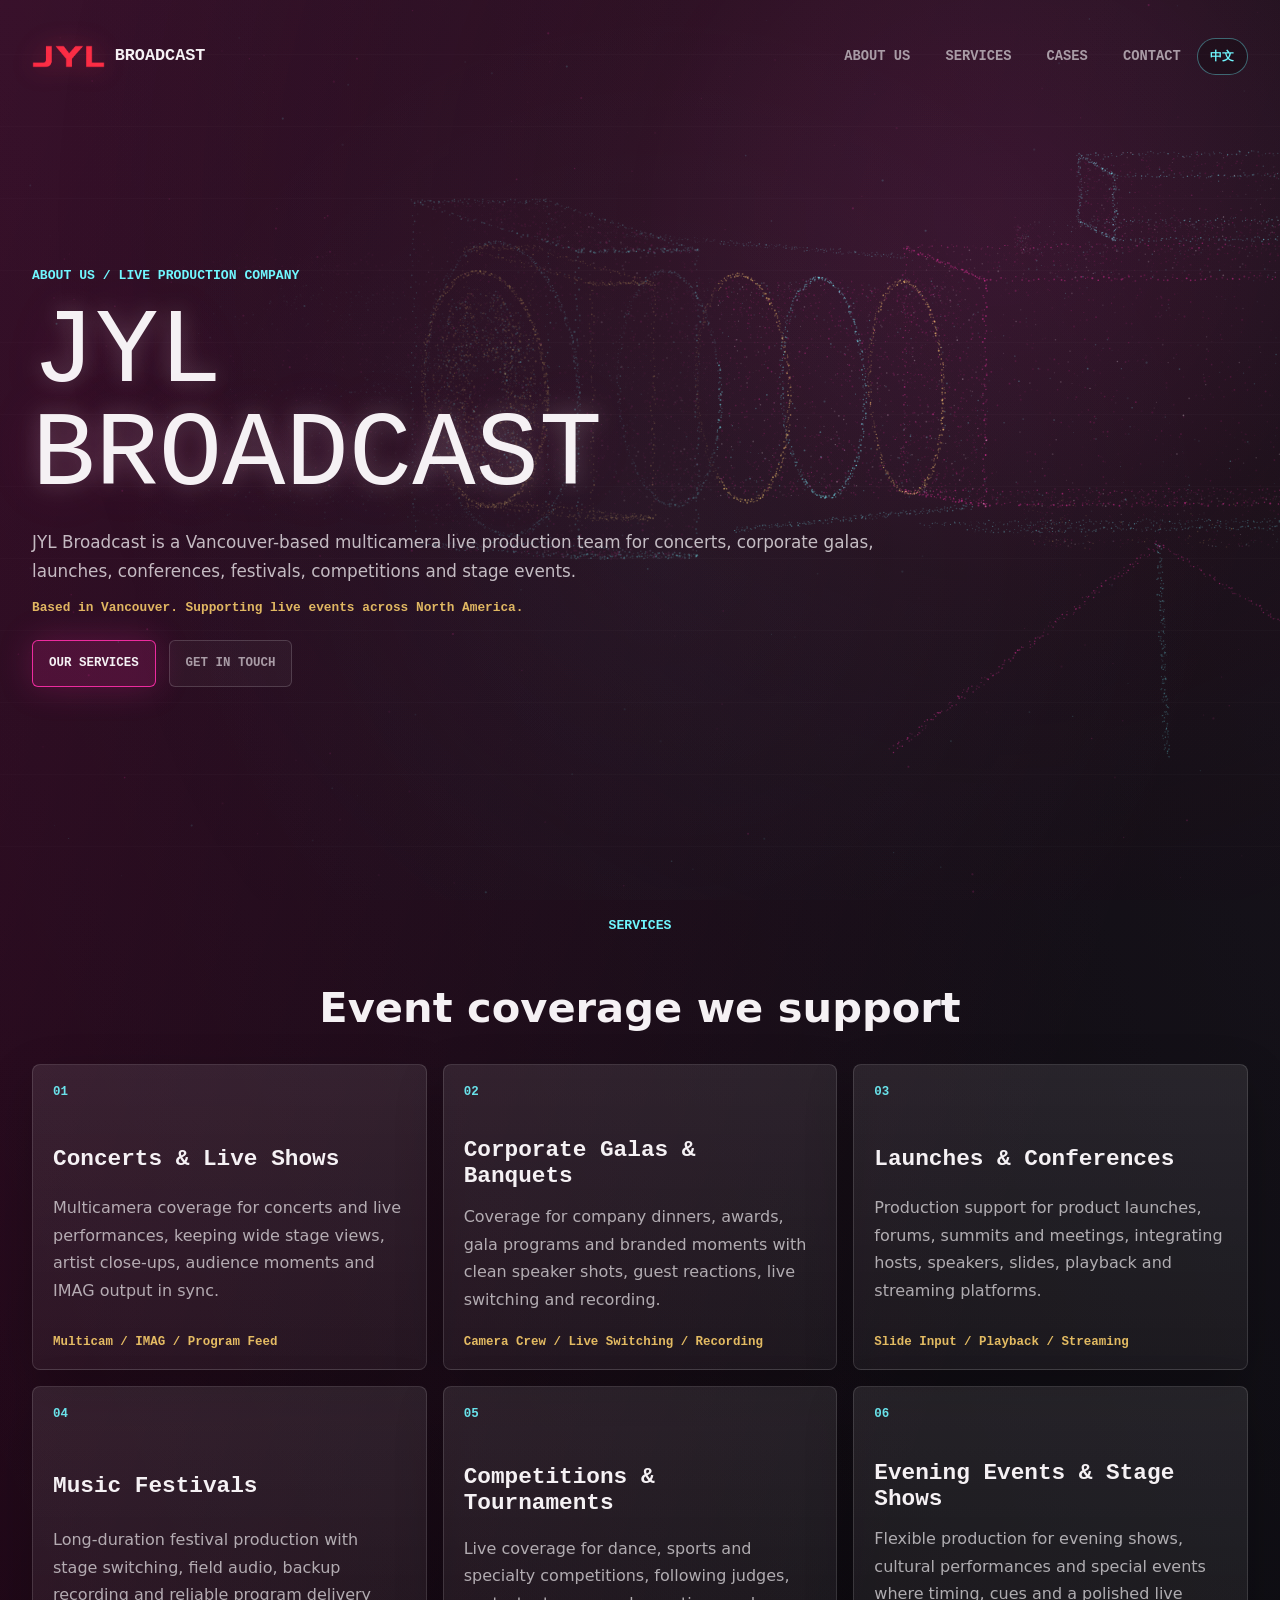
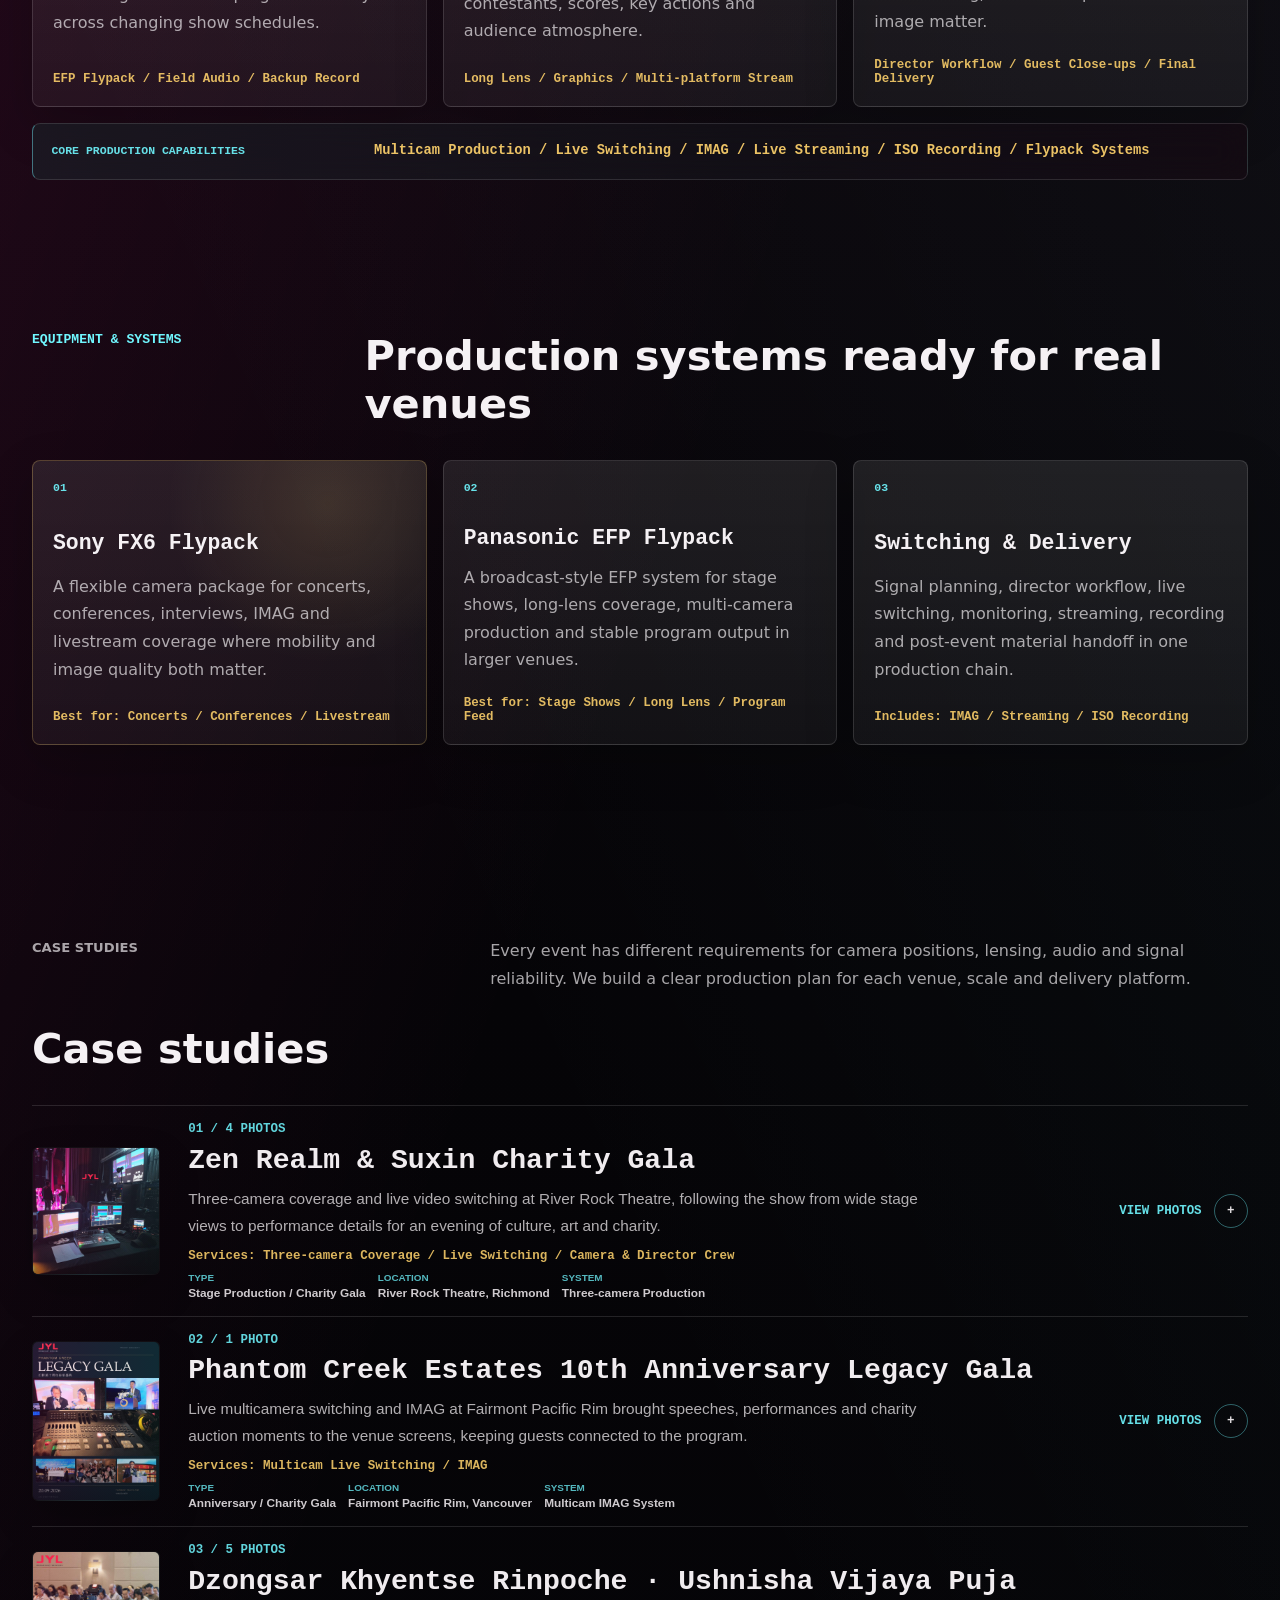
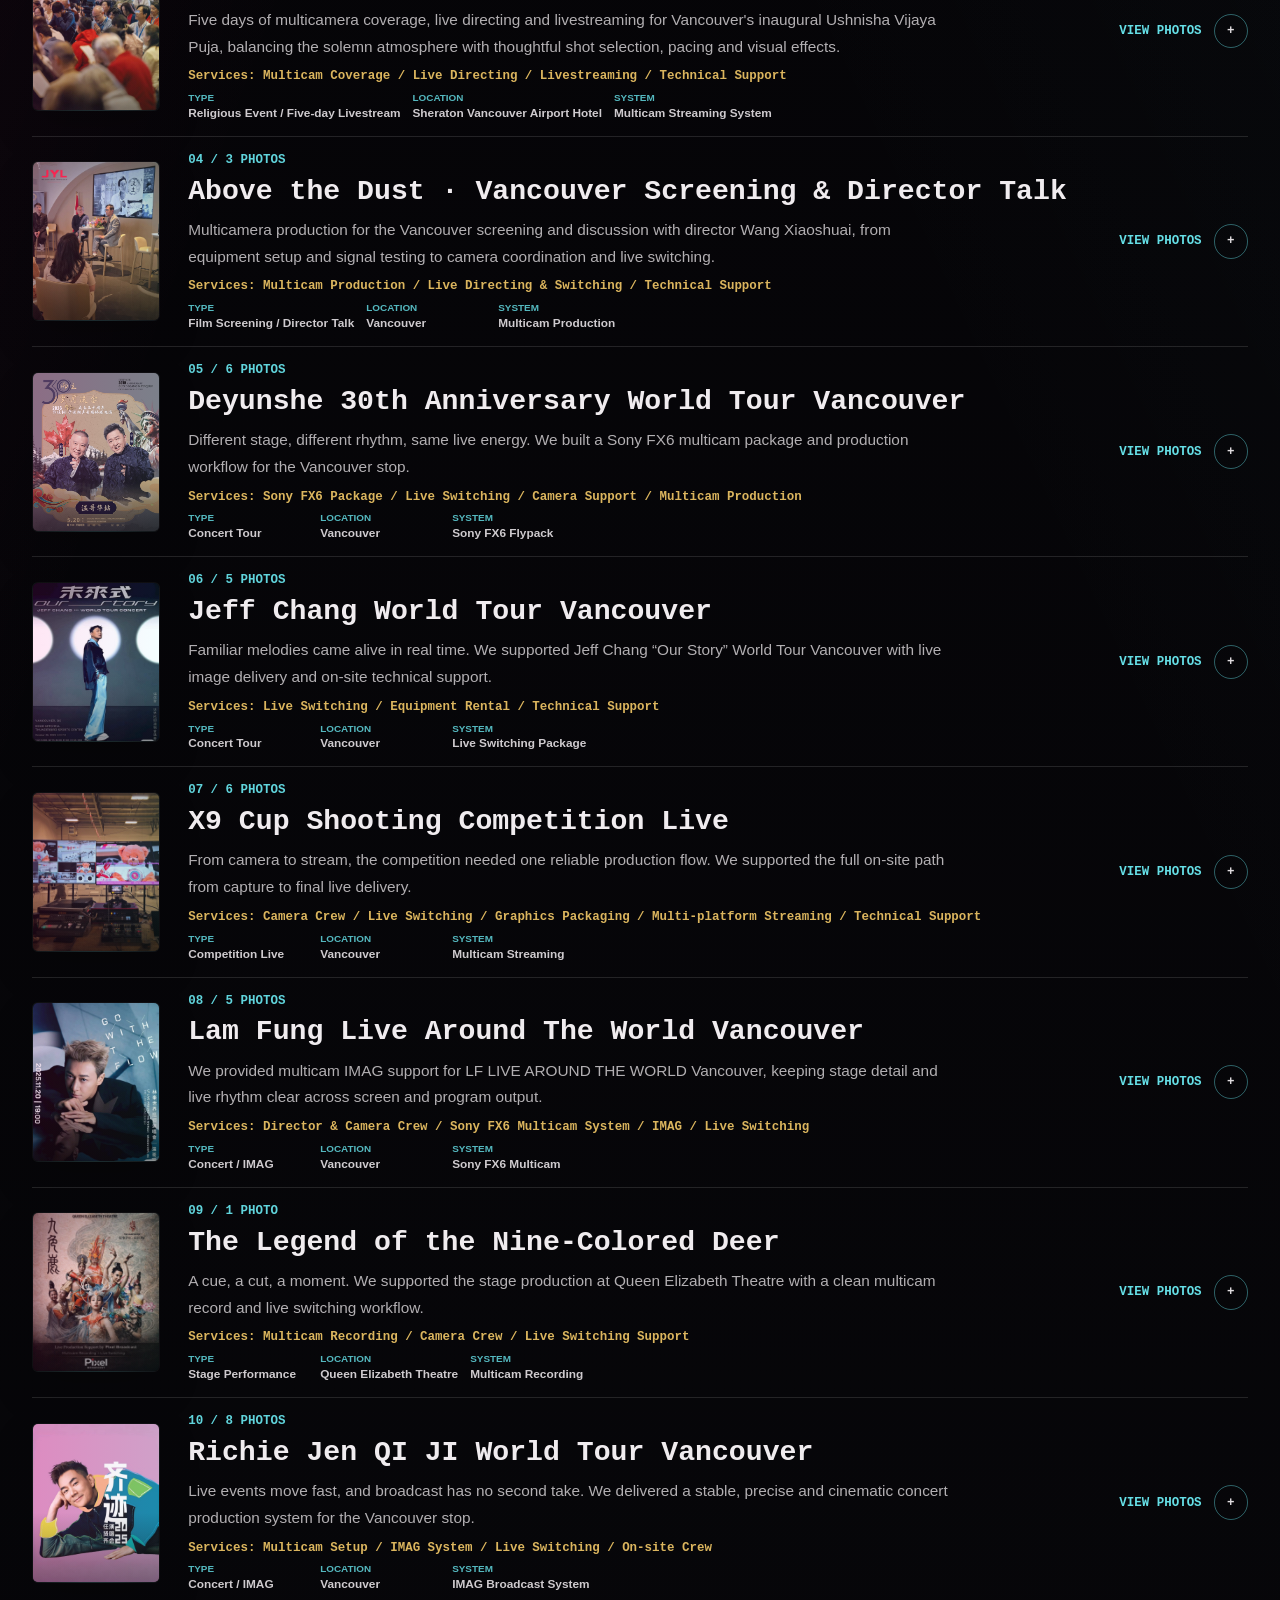
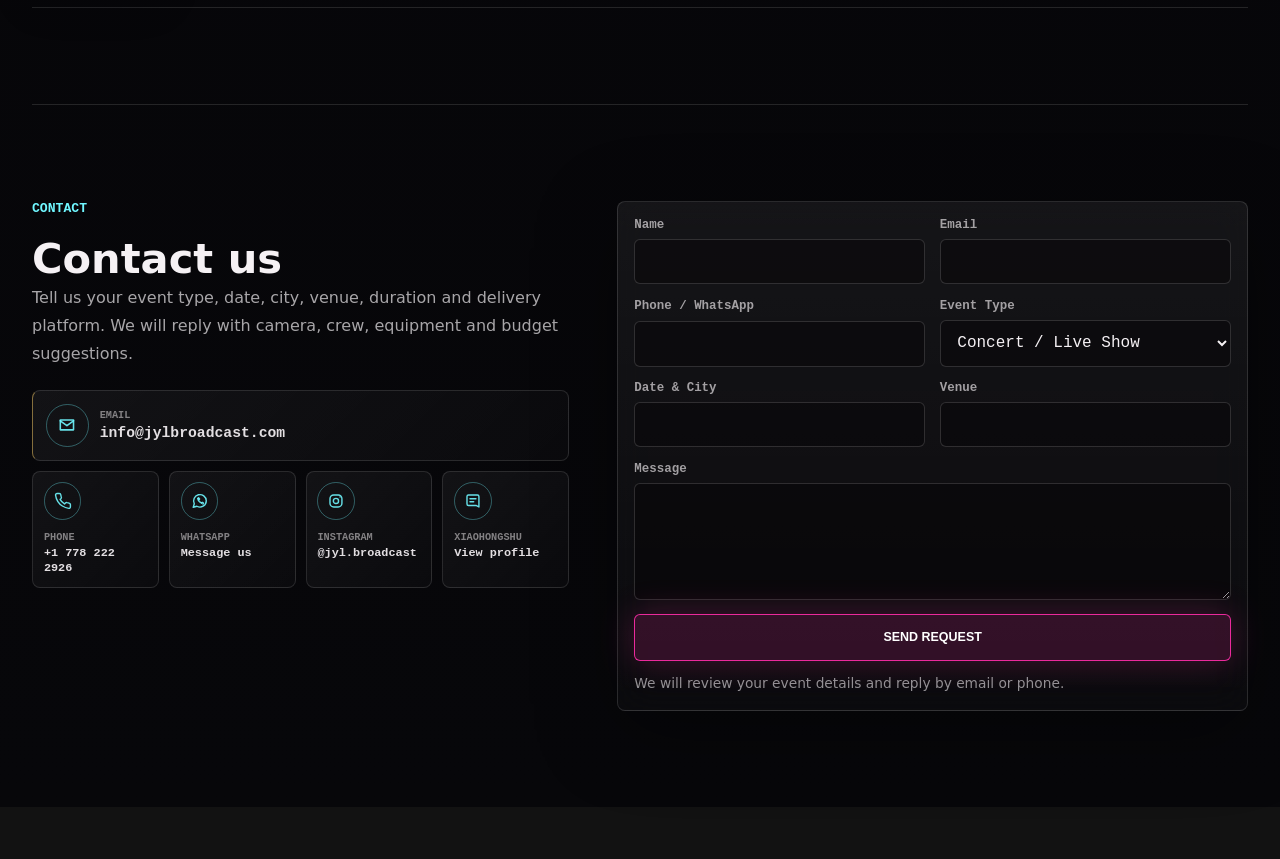
<file: index.html>
<!doctype html>
<html lang="en">
  <head>
    <meta charset="utf-8" />
    <meta name="viewport" content="width=device-width, initial-scale=1" />
    <title>JYL Broadcast | EFP & Live Production</title>
    <meta
      name="description"
      content="JYL Broadcast provides EFP camera crews, broadcast lens packages, multi-camera live production, equipment support, case studies, and live streaming delivery."
    />
    <link rel="icon" type="image/png" href="assets/brand/jyl-logo-mark-transparent.png" />
    <link rel="stylesheet" href="styles.css?v=26" />
  </head>
  <body>
    <canvas id="signal-field" aria-hidden="true"></canvas>
    <div class="page-noise" aria-hidden="true"></div>

    <header class="site-header" aria-label="Primary navigation">
      <a class="brand" href="#top" aria-label="JYL Broadcast home">
        <img class="brand-logo" src="assets/brand/jyl-logo-mark-transparent.png" alt="" aria-hidden="true" />
        <span>BROADCAST</span>
      </a>
      <div class="header-actions">
        <nav class="nav-links">
          <a href="#about" data-i18n="navAbout">ABOUT US</a>
          <a href="#services" data-i18n="navServices">SERVICES</a>
          <a href="#cases" data-i18n="navCases">CASES</a>
          <a href="#contact" data-i18n="navContact">CONTACT</a>
        </nav>
        <button class="language-toggle" type="button" aria-label="Switch language" data-lang-toggle>中文</button>
      </div>
    </header>

    <main id="top">
      <section class="hero hero-about" id="about" aria-labelledby="hero-title">
        <div class="hero-copy">
          <p class="kicker" data-i18n="heroKicker">ABOUT US / LIVE PRODUCTION COMPANY</p>
          <h1 id="hero-title">
            <span>JYL</span>
            <span>BROADCAST</span>
          </h1>
          <p class="hero-text" data-i18n="heroText">
            JYL Broadcast is a Vancouver-based multicamera live production team for concerts, corporate galas,
            launches, conferences, festivals, competitions and stage events.
          </p>
          <p class="hero-location" data-i18n="heroLocation">Based in Vancouver. Supporting live events across North America.</p>
          <div class="hero-actions" aria-label="Primary actions">
            <a class="button button-primary" href="#services" data-i18n="heroPrimary">OUR SERVICES</a>
            <a class="button button-ghost" href="#contact" data-i18n="heroSecondary">GET IN TOUCH</a>
          </div>
        </div>
      </section>

      <section class="band services-showcase" id="services" aria-labelledby="services-title">
        <div class="section-head">
          <p class="kicker" data-i18n="servicesKicker">SERVICES</p>
          <h2 id="services-title" data-i18n="servicesTitle">Event coverage we support</h2>
        </div>
        <div class="service-grid">
          <article class="service-card">
            <span>01</span>
            <h3 data-i18n="serviceConcertTitle">Concerts & Live Shows</h3>
            <p data-i18n="serviceConcertText">Multicamera coverage for concerts and live performances, keeping wide stage views, artist close-ups, audience moments and IMAG output in sync.</p>
            <strong data-i18n="serviceConcertMeta">Multicam / IMAG / Program Feed</strong>
          </article>
          <article class="service-card">
            <span>02</span>
            <h3 data-i18n="serviceConferenceTitle">Corporate Galas & Banquets</h3>
            <p data-i18n="serviceConferenceText">Coverage for company dinners, awards, gala programs and branded moments with clean speaker shots, guest reactions, live switching and recording.</p>
            <strong data-i18n="serviceConferenceMeta">Camera Crew / Live Switching / Recording</strong>
          </article>
          <article class="service-card">
            <span>03</span>
            <h3 data-i18n="serviceFestivalTitle">Launches & Conferences</h3>
            <p data-i18n="serviceFestivalText">Production support for product launches, forums, summits and meetings, integrating hosts, speakers, slides, playback and streaming platforms.</p>
            <strong data-i18n="serviceFestivalMeta">Slide Input / Playback / Streaming</strong>
          </article>
          <article class="service-card">
            <span>04</span>
            <h3 data-i18n="serviceDanceTitle">Music Festivals</h3>
            <p data-i18n="serviceDanceText">Long-duration festival production with stage switching, field audio, backup recording and reliable program delivery across changing show schedules.</p>
            <strong data-i18n="serviceDanceMeta">EFP Flypack / Field Audio / Backup Record</strong>
          </article>
          <article class="service-card">
            <span>05</span>
            <h3 data-i18n="serviceLaunchTitle">Competitions & Tournaments</h3>
            <p data-i18n="serviceLaunchText">Live coverage for dance, sports and specialty competitions, following judges, contestants, scores, key actions and audience atmosphere.</p>
            <strong data-i18n="serviceLaunchMeta">Long Lens / Graphics / Multi-platform Stream</strong>
          </article>
          <article class="service-card">
            <span>06</span>
            <h3 data-i18n="serviceFieldTitle">Evening Events & Stage Shows</h3>
            <p data-i18n="serviceFieldText">Flexible production for evening shows, cultural performances and special events where timing, cues and a polished live image matter.</p>
            <strong data-i18n="serviceFieldMeta">Director Workflow / Guest Close-ups / Final Delivery</strong>
          </article>
        </div>
        <div class="core-capabilities" aria-label="Core production capabilities">
          <span data-i18n="coreCapabilitiesKicker">CORE PRODUCTION CAPABILITIES</span>
          <strong data-i18n="coreCapabilitiesList">Multicam Production / Live Switching / IMAG / Live Streaming / ISO Recording / Flypack Systems</strong>
        </div>
      </section>

      <section class="band systems-band" id="systems" aria-labelledby="systems-title">
        <div class="section-head">
          <p class="kicker" data-i18n="systemsKicker">EQUIPMENT & SYSTEMS</p>
          <h2 id="systems-title" data-i18n="systemsTitle">Production systems ready for real venues</h2>
        </div>
        <div class="systems-grid">
          <article class="system-card">
            <span>01</span>
            <h3 data-i18n="systemFx6Title">Sony FX6 Flypack</h3>
            <p data-i18n="systemFx6Text">A flexible camera package for concerts, conferences, interviews, IMAG and livestream coverage where mobility and image quality both matter.</p>
            <strong data-i18n="systemFx6Meta">Best for: Concerts / Conferences / Livestream</strong>
          </article>
          <article class="system-card">
            <span>02</span>
            <h3 data-i18n="systemEfpTitle">Panasonic EFP Flypack</h3>
            <p data-i18n="systemEfpText">A broadcast-style EFP system for stage shows, long-lens coverage, multi-camera production and stable program output in larger venues.</p>
            <strong data-i18n="systemEfpMeta">Best for: Stage Shows / Long Lens / Program Feed</strong>
          </article>
          <article class="system-card">
            <span>03</span>
            <h3 data-i18n="systemWorkflowTitle">Switching & Delivery</h3>
            <p data-i18n="systemWorkflowText">Signal planning, director workflow, live switching, monitoring, streaming, recording and post-event material handoff in one production chain.</p>
            <strong data-i18n="systemWorkflowMeta">Includes: IMAG / Streaming / ISO Recording</strong>
          </article>
        </div>
      </section>

      <section class="band cases-band" id="cases" aria-labelledby="cases-title">
        <div class="studio-copy">
          <p class="kicker" data-i18n="casesKicker">CASE STUDIES</p>
          <h2 id="cases-title" data-i18n="casesTitle">Case studies</h2>
          <p data-i18n="casesText">
            Every event has different requirements for camera positions, lensing, audio and signal reliability. We build
            a clear production plan for each venue, scale and delivery platform.
          </p>
        </div>
        <div class="post-gallery-list" aria-label="Case study photo posts">
          <article class="post-gallery" data-case-card>
            <button class="case-teaser" type="button" aria-expanded="false" aria-controls="case-gallery-10" data-case-toggle>
              <figure class="case-cover" style="aspect-ratio: 1 / 1">
                <img src="assets/cases/case-10-01.jpg" width="1440" height="1440" loading="lazy" alt="Live switching desk at the Zen Realm and Suxin Charity Gala" />
              </figure>
              <span class="case-copy">
                <span class="case-index" data-case-number="01" data-photo-count="4">01 / 4 PHOTOS</span>
                <span class="case-title" data-i18n="caseZenTitle">Zen Realm &amp; Suxin Charity Gala</span>
                <span class="case-text" data-i18n="caseZenText">Three-camera coverage and live video switching at River Rock Theatre, following the show from wide stage views to performance details for an evening of culture, art and charity.</span>
                <span class="case-meta" data-i18n="caseZenMeta">Services: Three-camera Coverage / Live Switching / Camera &amp; Director Crew</span>
                <span class="case-specs">
                  <span><em data-i18n="caseTypeLabel">Type</em><strong data-i18n="caseZenType">Stage Production / Charity Gala</strong></span>
                  <span><em data-i18n="caseLocationLabel">Location</em><strong data-i18n="caseZenLocation">River Rock Theatre, Richmond</strong></span>
                  <span><em data-i18n="caseSystemLabel">System</em><strong data-i18n="caseZenSystem">Three-camera Production</strong></span>
                </span>
              </span>
              <span class="case-action"><span data-case-toggle-label data-i18n="caseViewPhotos">View photos</span><span class="case-plus" aria-hidden="true">+</span></span>
            </button>
            <div class="case-expanded" id="case-gallery-10" hidden>
              <div class="post-photo-grid">
                <figure><img src="assets/cases/case-10-01.jpg" width="1440" height="1440" loading="lazy" alt="Zen Realm and Suxin Charity Gala live switching desk" /></figure>
                <figure><img src="assets/cases/case-10-02.jpg" width="1440" height="1440" loading="lazy" alt="Zen Realm and Suxin Charity Gala stage production photo 2" /></figure>
                <figure><img src="assets/cases/case-10-03.jpg" width="1440" height="1440" loading="lazy" alt="Zen Realm and Suxin Charity Gala stage production photo 3" /></figure>
                <figure><img src="assets/cases/case-10-04.jpg" width="1440" height="1440" loading="lazy" alt="Camera setup at the Zen Realm and Suxin Charity Gala" /></figure>
              </div>
              <a class="case-link" href="https://www.instagram.com/p/DeccUKnj0gG/" target="_blank" rel="noreferrer" data-i18n="caseOpen">View on Instagram</a>
            </div>
          </article>
          <article class="post-gallery" data-case-card>
            <button class="case-teaser" type="button" aria-expanded="false" aria-controls="case-gallery-09" data-case-toggle>
              <figure class="case-cover">
                <img src="assets/cases/case-09-01.jpg" width="1440" height="1800" loading="lazy" alt="Phantom Creek Estates 10th Anniversary Legacy Gala production" />
              </figure>
              <span class="case-copy">
                <span class="case-index" data-case-number="02" data-photo-count="1">02 / 1 PHOTO</span>
                <span class="case-title" data-i18n="casePhantomTitle">Phantom Creek Estates 10th Anniversary Legacy Gala</span>
                <span class="case-text" data-i18n="casePhantomText">Live multicamera switching and IMAG at Fairmont Pacific Rim brought speeches, performances and charity auction moments to the venue screens, keeping guests connected to the program.</span>
                <span class="case-meta" data-i18n="casePhantomMeta">Services: Multicam Live Switching / IMAG</span>
                <span class="case-specs">
                  <span><em data-i18n="caseTypeLabel">Type</em><strong data-i18n="casePhantomType">Anniversary / Charity Gala</strong></span>
                  <span><em data-i18n="caseLocationLabel">Location</em><strong data-i18n="casePhantomLocation">Fairmont Pacific Rim, Vancouver</strong></span>
                  <span><em data-i18n="caseSystemLabel">System</em><strong data-i18n="casePhantomSystem">Multicam IMAG System</strong></span>
                </span>
              </span>
              <span class="case-action"><span data-case-toggle-label data-i18n="caseViewPhotos">View photos</span><span class="case-plus" aria-hidden="true">+</span></span>
            </button>
            <div class="case-expanded" id="case-gallery-09" hidden>
              <div class="post-photo-grid">
                <figure><img src="assets/cases/case-09-01.jpg" width="1440" height="1800" loading="lazy" alt="Phantom Creek Estates 10th Anniversary Legacy Gala at Fairmont Pacific Rim" /></figure>
              </div>
              <a class="case-link" href="https://www.instagram.com/p/DeAyN-gBqTn/" target="_blank" rel="noreferrer" data-i18n="caseOpen">View on Instagram</a>
            </div>
          </article>
          <article class="post-gallery" data-case-card>
            <button class="case-teaser" type="button" aria-expanded="false" aria-controls="case-gallery-08" data-case-toggle>
              <figure class="case-cover">
                <img src="assets/cases/case-08-01.jpg" width="1440" height="1800" loading="lazy" alt="Dzongsar Khyentse Rinpoche Ushnisha Vijaya Puja in Vancouver" />
              </figure>
              <span class="case-copy">
                <span class="case-index" data-case-number="03" data-photo-count="5">03 / 5 PHOTOS</span>
                <span class="case-title" data-i18n="casePujaTitle">Dzongsar Khyentse Rinpoche · Ushnisha Vijaya Puja</span>
                <span class="case-text" data-i18n="casePujaText">Five days of multicamera coverage, live directing and livestreaming for Vancouver's inaugural Ushnisha Vijaya Puja, balancing the solemn atmosphere with thoughtful shot selection, pacing and visual effects.</span>
                <span class="case-meta" data-i18n="casePujaMeta">Services: Multicam Coverage / Live Directing / Livestreaming / Technical Support</span>
                <span class="case-specs">
                  <span><em data-i18n="caseTypeLabel">Type</em><strong data-i18n="casePujaType">Religious Event / Five-day Livestream</strong></span>
                  <span><em data-i18n="caseLocationLabel">Location</em><strong data-i18n="casePujaLocation">Sheraton Vancouver Airport Hotel</strong></span>
                  <span><em data-i18n="caseSystemLabel">System</em><strong data-i18n="casePujaSystem">Multicam Streaming System</strong></span>
                </span>
              </span>
              <span class="case-action"><span data-case-toggle-label data-i18n="caseViewPhotos">View photos</span><span class="case-plus" aria-hidden="true">+</span></span>
            </button>
            <div class="case-expanded" id="case-gallery-08" hidden>
              <div class="post-photo-grid">
                <figure><img src="assets/cases/case-08-01.jpg" width="1440" height="1800" loading="lazy" alt="Ushnisha Vijaya Puja live production photo 1" /></figure>
                <figure><img src="assets/cases/case-08-02.jpg" width="1440" height="1801" loading="lazy" alt="Ushnisha Vijaya Puja camera setup" /></figure>
                <figure><img src="assets/cases/case-08-03.jpg" width="1440" height="1801" loading="lazy" alt="Ushnisha Vijaya Puja live production photo 3" /></figure>
                <figure><img src="assets/cases/case-08-04.jpg" width="1440" height="1800" loading="lazy" alt="Ushnisha Vijaya Puja live production photo 4" /></figure>
                <figure><img src="assets/cases/case-08-05.jpg" width="1440" height="1801" loading="lazy" alt="Ushnisha Vijaya Puja live production photo 5" /></figure>
              </div>
              <p class="case-text" data-i18n="casePujaPhotoCredit">Photography: 那个摄影师Shawn</p>
              <a class="case-link" href="https://www.instagram.com/p/DdsyQ8zmxIQ/" target="_blank" rel="noreferrer" data-i18n="caseOpen">View on Instagram</a>
            </div>
          </article>
          <article class="post-gallery" data-case-card>
            <button class="case-teaser" type="button" aria-expanded="false" aria-controls="case-gallery-07" data-case-toggle>
              <figure class="case-cover">
                <img src="assets/cases/case-07-01.jpg" width="1440" height="1801" loading="lazy" alt="Above the Dust Vancouver screening and director talk production" />
              </figure>
              <span class="case-copy">
                <span class="case-index" data-case-number="04" data-photo-count="3">04 / 3 PHOTOS</span>
                <span class="case-title" data-i18n="caseDustTitle">Above the Dust · Vancouver Screening &amp; Director Talk</span>
                <span class="case-text" data-i18n="caseDustText">Multicamera production for the Vancouver screening and discussion with director Wang Xiaoshuai, from equipment setup and signal testing to camera coordination and live switching.</span>
                <span class="case-meta" data-i18n="caseDustMeta">Services: Multicam Production / Live Directing &amp; Switching / Technical Support</span>
                <span class="case-specs">
                  <span><em data-i18n="caseTypeLabel">Type</em><strong data-i18n="caseDustType">Film Screening / Director Talk</strong></span>
                  <span><em data-i18n="caseLocationLabel">Location</em><strong data-i18n="caseDustLocation">Vancouver</strong></span>
                  <span><em data-i18n="caseSystemLabel">System</em><strong data-i18n="caseDustSystem">Multicam Production</strong></span>
                </span>
              </span>
              <span class="case-action"><span data-case-toggle-label data-i18n="caseViewPhotos">View photos</span><span class="case-plus" aria-hidden="true">+</span></span>
            </button>
            <div class="case-expanded" id="case-gallery-07" hidden>
              <div class="post-photo-grid">
                <figure><img src="assets/cases/case-07-01.jpg" width="1440" height="1801" loading="lazy" alt="Above the Dust screening and director talk photo 1" /></figure>
                <figure><img src="assets/cases/case-07-02.jpg" width="1440" height="1801" loading="lazy" alt="Above the Dust screening multicamera equipment" /></figure>
                <figure><img src="assets/cases/case-07-03.jpg" width="1440" height="1801" loading="lazy" alt="Above the Dust screening and director talk photo 3" /></figure>
              </div>
              <a class="case-link" href="https://www.instagram.com/p/DdYDTZeGxXU/" target="_blank" rel="noreferrer" data-i18n="caseOpen">View on Instagram</a>
            </div>
          </article>
          <article class="post-gallery" data-case-card>
            <button class="case-teaser" type="button" aria-expanded="false" aria-controls="case-gallery-06" data-case-toggle>
              <figure class="case-cover">
                <img src="assets/cases/case-06-01.jpg" alt="Deyunshe 30th Anniversary World Tour Vancouver live production" />
              </figure>
              <span class="case-copy">
                <span class="case-index" data-case-number="05" data-photo-count="6">05 / 6 PHOTOS</span>
                <span class="case-title" data-i18n="caseDeyunsheTitle">Deyunshe 30th Anniversary World Tour Vancouver</span>
                <span class="case-text" data-i18n="caseDeyunsheText">Sony FX6 camera package, live switching, camera support and multicam production for Deyunshe 30th Anniversary World Tour in Vancouver.</span>
                <span class="case-meta" data-i18n="caseDeyunsheMeta">Sony FX6 / Live Switching / Multicam Production</span>
                <span class="case-specs">
                  <span><em data-i18n="caseTypeLabel">Type</em><strong data-i18n="caseDeyunsheType">Concert Tour</strong></span>
                  <span><em data-i18n="caseLocationLabel">Location</em><strong data-i18n="caseDeyunsheLocation">Vancouver</strong></span>
                  <span><em data-i18n="caseSystemLabel">System</em><strong data-i18n="caseDeyunsheSystem">Sony FX6 Flypack</strong></span>
                </span>
              </span>
              <span class="case-action">
                <span data-case-toggle-label data-i18n="caseViewPhotos">View photos</span>
                <span class="case-plus" aria-hidden="true">+</span>
              </span>
            </button>
            <div class="case-expanded" id="case-gallery-06" hidden>
              <div class="post-photo-grid">
                <figure><img src="assets/cases/case-06-01.jpg" alt="Deyunshe 30th Anniversary World Tour Vancouver photo 01" /></figure>
                <figure><img src="assets/cases/case-06-02.jpg" alt="Deyunshe 30th Anniversary World Tour Vancouver photo 02" /></figure>
                <figure><img src="assets/cases/case-06-03.jpg" alt="Deyunshe 30th Anniversary World Tour Vancouver photo 03" /></figure>
                <figure><img src="assets/cases/case-06-04.jpg" alt="Deyunshe 30th Anniversary World Tour Vancouver photo 04" /></figure>
                <figure><img src="assets/cases/case-06-05.jpg" alt="Deyunshe 30th Anniversary World Tour Vancouver photo 05" /></figure>
                <figure><img src="assets/cases/case-06-06.jpg" alt="Deyunshe 30th Anniversary World Tour Vancouver photo 06" /></figure>
              </div>
              <a class="case-link" href="https://www.instagram.com/p/DYoNtmMFI28/" target="_blank" rel="noreferrer" data-i18n="caseOpen">View on Instagram</a>
            </div>
          </article>
          <article class="post-gallery" data-case-card>
            <button class="case-teaser" type="button" aria-expanded="false" aria-controls="case-gallery-01" data-case-toggle>
              <figure class="case-cover">
                <img src="assets/cases/case-01-01.jpg" alt="Jeff Chang World Tour Vancouver live production" />
              </figure>
              <span class="case-copy">
                <span class="case-index" data-case-number="06" data-photo-count="5">06 / 5 PHOTOS</span>
                <span class="case-title" data-i18n="caseJeffTitle">Jeff Chang World Tour Vancouver</span>
                <span class="case-text" data-i18n="caseJeffText">Live switching, equipment rental and technical support for Jeff Chang “Our Story” World Tour in Vancouver.</span>
                <span class="case-meta" data-i18n="caseJeffMeta">Live Switching / Equipment Rental / Technical Support</span>
                <span class="case-specs">
                  <span><em data-i18n="caseTypeLabel">Type</em><strong data-i18n="caseJeffType">Concert Tour</strong></span>
                  <span><em data-i18n="caseLocationLabel">Location</em><strong data-i18n="caseJeffLocation">Vancouver</strong></span>
                  <span><em data-i18n="caseSystemLabel">System</em><strong data-i18n="caseJeffSystem">Live Switching Package</strong></span>
                </span>
              </span>
              <span class="case-action">
                <span data-case-toggle-label data-i18n="caseViewPhotos">View photos</span>
                <span class="case-plus" aria-hidden="true">+</span>
              </span>
            </button>
            <div class="case-expanded" id="case-gallery-01" hidden>
              <div class="post-photo-grid">
                <figure><img src="assets/cases/case-01-01.jpg" alt="Jeff Chang World Tour Vancouver photo 01" /></figure>
                <figure><img src="assets/cases/case-01-02.jpg" alt="Jeff Chang World Tour Vancouver photo 02" /></figure>
                <figure><img src="assets/cases/case-01-03.jpg" alt="Jeff Chang World Tour Vancouver photo 03" /></figure>
                <figure><img src="assets/cases/case-01-04.jpg" alt="Jeff Chang World Tour Vancouver photo 04" /></figure>
                <figure><img src="assets/cases/case-01-05.jpg" alt="Jeff Chang World Tour Vancouver photo 05" /></figure>
              </div>
              <a class="case-link" href="https://www.instagram.com/jyl.broadcast/p/DXxr6HCmgyr/" target="_blank" rel="noreferrer" data-i18n="caseOpen">View on Instagram</a>
            </div>
          </article>
          <article class="post-gallery" data-case-card>
            <button class="case-teaser" type="button" aria-expanded="false" aria-controls="case-gallery-02" data-case-toggle>
              <figure class="case-cover">
                <img src="assets/cases/case-02-01.jpg" alt="X9 Cup Shooting Competition live broadcast" />
              </figure>
              <span class="case-copy">
                <span class="case-index" data-case-number="07" data-photo-count="6">07 / 6 PHOTOS</span>
                <span class="case-title" data-i18n="caseX9Title">X9 Cup Shooting Competition Live</span>
                <span class="case-text" data-i18n="caseX9Text">An end-to-end competition workflow from camera crew and live switching to graphics and multi-platform streaming.</span>
                <span class="case-meta" data-i18n="caseX9Meta">Camera Crew / Graphics / Streaming</span>
                <span class="case-specs">
                  <span><em data-i18n="caseTypeLabel">Type</em><strong data-i18n="caseX9Type">Competition Live</strong></span>
                  <span><em data-i18n="caseLocationLabel">Location</em><strong data-i18n="caseX9Location">Vancouver</strong></span>
                  <span><em data-i18n="caseSystemLabel">System</em><strong data-i18n="caseX9System">Multicam Streaming</strong></span>
                </span>
              </span>
              <span class="case-action">
                <span data-case-toggle-label data-i18n="caseViewPhotos">View photos</span>
                <span class="case-plus" aria-hidden="true">+</span>
              </span>
            </button>
            <div class="case-expanded" id="case-gallery-02" hidden>
              <div class="post-photo-grid">
                <figure><img src="assets/cases/case-02-01.jpg" alt="X9 Cup Shooting Competition photo 01" /></figure>
                <figure><img src="assets/cases/case-02-02.jpg" alt="X9 Cup Shooting Competition photo 02" /></figure>
                <figure><img src="assets/cases/case-02-03.jpg" alt="X9 Cup Shooting Competition photo 03" /></figure>
                <figure><img src="assets/cases/case-02-04.jpg" alt="X9 Cup Shooting Competition photo 04" /></figure>
                <figure><img src="assets/cases/case-02-05.jpg" alt="X9 Cup Shooting Competition photo 05" /></figure>
                <figure><img src="assets/cases/case-02-06.jpg" alt="X9 Cup Shooting Competition photo 06" /></figure>
              </div>
              <a class="case-link" href="https://www.instagram.com/jyl.broadcast/p/DXas-JMAK3S/" target="_blank" rel="noreferrer" data-i18n="caseOpen">View on Instagram</a>
            </div>
          </article>
          <article class="post-gallery" data-case-card>
            <button class="case-teaser" type="button" aria-expanded="false" aria-controls="case-gallery-03" data-case-toggle>
              <figure class="case-cover">
                <img src="assets/cases/case-03-01.jpg" alt="Lam Fung Vancouver concert IMAG support" />
              </figure>
              <span class="case-copy">
                <span class="case-index" data-case-number="08" data-photo-count="5">08 / 5 PHOTOS</span>
                <span class="case-title" data-i18n="caseLamTitle">Lam Fung Live Around The World Vancouver</span>
                <span class="case-text" data-i18n="caseLamText">Multicam IMAG support with a Sony FX6-based camera system, director workflow and on-site switching.</span>
                <span class="case-meta" data-i18n="caseLamMeta">Sony FX6 / IMAG / Live Switching</span>
                <span class="case-specs">
                  <span><em data-i18n="caseTypeLabel">Type</em><strong data-i18n="caseLamType">Concert / IMAG</strong></span>
                  <span><em data-i18n="caseLocationLabel">Location</em><strong data-i18n="caseLamLocation">Vancouver</strong></span>
                  <span><em data-i18n="caseSystemLabel">System</em><strong data-i18n="caseLamSystem">Sony FX6 Multicam</strong></span>
                </span>
              </span>
              <span class="case-action">
                <span data-case-toggle-label data-i18n="caseViewPhotos">View photos</span>
                <span class="case-plus" aria-hidden="true">+</span>
              </span>
            </button>
            <div class="case-expanded" id="case-gallery-03" hidden>
              <div class="post-photo-grid">
                <figure><img src="assets/cases/case-03-01.jpg" alt="Lam Fung Vancouver concert photo 01" /></figure>
                <figure><img src="assets/cases/case-03-02.jpg" alt="Lam Fung Vancouver concert photo 02" /></figure>
                <figure><img src="assets/cases/case-03-03.jpg" alt="Lam Fung Vancouver concert photo 03" /></figure>
                <figure><img src="assets/cases/case-03-04.jpg" alt="Lam Fung Vancouver concert photo 04" /></figure>
                <figure><img src="assets/cases/case-03-05.jpg" alt="Lam Fung Vancouver concert photo 05" /></figure>
              </div>
              <a class="case-link" href="https://www.instagram.com/jyl.broadcast/p/DXXhfUVEiCZ/" target="_blank" rel="noreferrer" data-i18n="caseOpen">View on Instagram</a>
            </div>
          </article>
          <article class="post-gallery" data-case-card>
            <button class="case-teaser" type="button" aria-expanded="false" aria-controls="case-gallery-04" data-case-toggle>
              <figure class="case-cover">
                <img src="assets/cases/case-04-01.jpg" alt="The Legend of the Nine-Colored Deer stage production" />
              </figure>
              <span class="case-copy">
                <span class="case-index" data-case-number="09" data-photo-count="1">09 / 1 PHOTO</span>
                <span class="case-title" data-i18n="caseDeerTitle">The Legend of the Nine-Colored Deer</span>
                <span class="case-text" data-i18n="caseDeerText">On-site multicam recording, camera crew and live switching support at Queen Elizabeth Theatre.</span>
                <span class="case-meta" data-i18n="caseDeerMeta">Multicam Record / Camera Crew / Switching</span>
                <span class="case-specs">
                  <span><em data-i18n="caseTypeLabel">Type</em><strong data-i18n="caseDeerType">Stage Performance</strong></span>
                  <span><em data-i18n="caseLocationLabel">Location</em><strong data-i18n="caseDeerLocation">Queen Elizabeth Theatre</strong></span>
                  <span><em data-i18n="caseSystemLabel">System</em><strong data-i18n="caseDeerSystem">Multicam Recording</strong></span>
                </span>
              </span>
              <span class="case-action">
                <span data-case-toggle-label data-i18n="caseViewPhotos">View photos</span>
                <span class="case-plus" aria-hidden="true">+</span>
              </span>
            </button>
            <div class="case-expanded" id="case-gallery-04" hidden>
              <div class="post-photo-grid">
                <figure><img src="assets/cases/case-04-01.jpg" alt="The Legend of the Nine-Colored Deer photo 01" /></figure>
              </div>
              <a class="case-link" href="https://www.instagram.com/jyl.broadcast/p/DT4lMk7DkZz/" target="_blank" rel="noreferrer" data-i18n="caseOpen">View on Instagram</a>
            </div>
          </article>
          <article class="post-gallery" data-case-card>
            <button class="case-teaser" type="button" aria-expanded="false" aria-controls="case-gallery-05" data-case-toggle>
              <figure class="case-cover">
                <img src="assets/cases/case-05-01.jpg" alt="Richie Jen QI JI World Tour Vancouver live production" />
              </figure>
              <span class="case-copy">
                <span class="case-index" data-case-number="10" data-photo-count="8">10 / 8 PHOTOS</span>
                <span class="case-title" data-i18n="caseRichieTitle">Richie Jen QI JI World Tour Vancouver</span>
                <span class="case-text" data-i18n="caseRichieText">Multicam setup, IMAG system, live switching and on-site crew support for a concert production with no second take.</span>
                <span class="case-meta" data-i18n="caseRichieMeta">Multicam / IMAG / On-site Crew</span>
                <span class="case-specs">
                  <span><em data-i18n="caseTypeLabel">Type</em><strong data-i18n="caseRichieType">Concert / IMAG</strong></span>
                  <span><em data-i18n="caseLocationLabel">Location</em><strong data-i18n="caseRichieLocation">Vancouver</strong></span>
                  <span><em data-i18n="caseSystemLabel">System</em><strong data-i18n="caseRichieSystem">IMAG Broadcast System</strong></span>
                </span>
              </span>
              <span class="case-action">
                <span data-case-toggle-label data-i18n="caseViewPhotos">View photos</span>
                <span class="case-plus" aria-hidden="true">+</span>
              </span>
            </button>
            <div class="case-expanded" id="case-gallery-05" hidden>
              <div class="post-photo-grid">
                <figure><img src="assets/cases/case-05-01.jpg" alt="Richie Jen QI JI World Tour Vancouver photo 01" /></figure>
                <figure><img src="assets/cases/case-05-02.jpg" alt="Richie Jen QI JI World Tour Vancouver photo 02" /></figure>
                <figure><img src="assets/cases/case-05-03.jpg" alt="Richie Jen QI JI World Tour Vancouver photo 03" /></figure>
                <figure><img src="assets/cases/case-05-04.jpg" alt="Richie Jen QI JI World Tour Vancouver photo 04" /></figure>
                <figure><img src="assets/cases/case-05-05.jpg" alt="Richie Jen QI JI World Tour Vancouver photo 05" /></figure>
                <figure><img src="assets/cases/case-05-06.jpg" alt="Richie Jen QI JI World Tour Vancouver photo 06" /></figure>
                <figure><img src="assets/cases/case-05-07.jpg" alt="Richie Jen QI JI World Tour Vancouver photo 07" /></figure>
                <figure><img src="assets/cases/case-05-08.jpg" alt="Richie Jen QI JI World Tour Vancouver photo 08" /></figure>
              </div>
              <a class="case-link" href="https://www.instagram.com/jyl.broadcast/p/DTHoePQDjdo/" target="_blank" rel="noreferrer" data-i18n="caseOpen">View on Instagram</a>
            </div>
          </article>
        </div>
      </section>

      <section class="band contact-section" id="contact" aria-labelledby="contact-title">
        <div class="contact-copy">
          <p class="kicker" data-i18n="contactKicker">CONTACT</p>
          <h2 id="contact-title" data-i18n="contactTitle">Contact us</h2>
          <p data-i18n="contactText">
            Tell us your event type, date, city, venue, duration and delivery platform. We will reply with camera, crew,
            equipment and budget suggestions.
          </p>
          <div class="contact-methods" aria-label="Direct contact methods">
            <a class="contact-method contact-method-primary" href="mailto:info@jylbroadcast.com">
              <span class="contact-method-icon" aria-hidden="true">
                <svg viewBox="0 0 24 24" focusable="false">
                  <path d="M4 6h16v12H4z" />
                  <path d="m4 7 8 6 8-6" />
                </svg>
              </span>
              <span>
                <em data-i18n="contactEmailLabel">Email</em>
                <strong>info@jylbroadcast.com</strong>
              </span>
            </a>
            <a class="contact-method contact-method-secondary" href="tel:+17782222926">
              <span class="contact-method-icon" aria-hidden="true">
                <svg viewBox="0 0 24 24" focusable="false">
                  <path d="M22 16.9v3a2 2 0 0 1-2.2 2 19.8 19.8 0 0 1-8.6-3.1 19.5 19.5 0 0 1-6-6A19.8 19.8 0 0 1 2.1 4.2 2 2 0 0 1 4.1 2h3a2 2 0 0 1 2 1.7c.1 1 .4 2 .7 2.9a2 2 0 0 1-.4 2.1L8.1 10a16 16 0 0 0 6 6l1.3-1.3a2 2 0 0 1 2.1-.4c.9.3 1.9.6 2.9.7a2 2 0 0 1 1.6 1.9z" />
                </svg>
              </span>
              <span>
                <em data-i18n="contactPhoneLabel">Phone</em>
                <strong>+1 778 222 2926</strong>
              </span>
            </a>
            <a class="contact-method contact-method-secondary" href="https://wa.me/17782222926" target="_blank" rel="noreferrer">
              <span class="contact-method-icon" aria-hidden="true">
                <svg viewBox="0 0 24 24" focusable="false">
                  <path d="M20.5 11.7a8.5 8.5 0 0 1-12.6 7.4L3 20.5l1.4-4.7a8.5 8.5 0 1 1 16.1-4.1z" />
                  <path d="M9.2 8.7c.2 3 2 4.8 5.1 6" />
                  <path d="m9.2 8.7.9-.9 1.4 1.6-.8 1.1" />
                  <path d="m14.3 14.7 1.1-.8 1.5 1.3-.8 1" />
                </svg>
              </span>
              <span>
                <em data-i18n="contactWhatsappLabel">WhatsApp</em>
                <strong data-i18n="contactWhatsappAction">Message us</strong>
              </span>
            </a>
            <a class="contact-method contact-method-secondary" href="https://www.instagram.com/jyl.broadcast/" target="_blank" rel="noreferrer">
              <span class="contact-method-icon" aria-hidden="true">
                <svg viewBox="0 0 24 24" focusable="false">
                  <rect x="4" y="4" width="16" height="16" rx="5" />
                  <circle cx="12" cy="12" r="3.5" />
                  <path d="M17.5 6.8h.01" />
                </svg>
              </span>
              <span>
                <em data-i18n="contactInstagramLabel">Instagram</em>
                <strong>@jyl.broadcast</strong>
              </span>
            </a>
            <a class="contact-method contact-method-secondary" href="https://xhslink.com/m/1he9LDdqied" target="_blank" rel="noreferrer">
              <span class="contact-method-icon" aria-hidden="true">
                <svg viewBox="0 0 24 24" focusable="false">
                  <path d="M6 4h12a2 2 0 0 1 2 2v14l-4-2H6a2 2 0 0 1-2-2V6a2 2 0 0 1 2-2z" />
                  <path d="M8 9h8" />
                  <path d="M8 13h5" />
                </svg>
              </span>
              <span>
                <em data-i18n="contactXhsLabel">Xiaohongshu</em>
                <strong data-i18n="contactXhsAction">View profile</strong>
              </span>
            </a>
          </div>
        </div>
        <form class="contact-form" name="contact" method="post" action="/thank-you.html" data-netlify="true" netlify-honeypot="bot-field">
          <input type="hidden" name="form-name" value="contact" />
          <p class="hidden-field">
            <label>
              Do not fill this field
              <input name="bot-field" />
            </label>
          </p>
          <label>
            <span data-i18n="formName">Name</span>
            <input type="text" name="name" autocomplete="name" required />
          </label>
          <label>
            <span data-i18n="formEmail">Email</span>
            <input type="email" name="email" autocomplete="email" required />
          </label>
          <label>
            <span data-i18n="formPhone">Phone / WhatsApp</span>
            <input type="tel" name="phone" autocomplete="tel" />
          </label>
          <label>
            <span data-i18n="formEvent">Event Type</span>
            <select name="event_type" required>
              <option value="Concert or Live Show" data-i18n="optionConcert">Concert / Live Show</option>
              <option value="Corporate Gala or Banquet" data-i18n="optionConference">Corporate Gala / Banquet</option>
              <option value="Launch or Conference" data-i18n="optionFestival">Launch / Conference</option>
              <option value="Music Festival" data-i18n="optionDance">Music Festival</option>
              <option value="Competition or Tournament" data-i18n="optionLaunch">Competition / Tournament</option>
              <option value="Evening Event or Stage Show" data-i18n="optionField">Evening Event / Stage Show</option>
            </select>
          </label>
          <label>
            <span data-i18n="formDateCity">Date & City</span>
            <input type="text" name="date_city" required />
          </label>
          <label>
            <span data-i18n="formVenue">Venue</span>
            <input type="text" name="venue" />
          </label>
          <label class="full">
            <span data-i18n="formMessage">Message</span>
            <textarea name="message" rows="5" required></textarea>
          </label>
          <button class="button button-primary" type="submit" data-i18n="formSubmit">SEND REQUEST</button>
          <p class="form-note" data-i18n="formNote">We will review your event details and reply by email or phone.</p>
        </form>
      </section>
    </main>

    <script src="script.js?v=27"></script>
  </body>
</html>
</file>
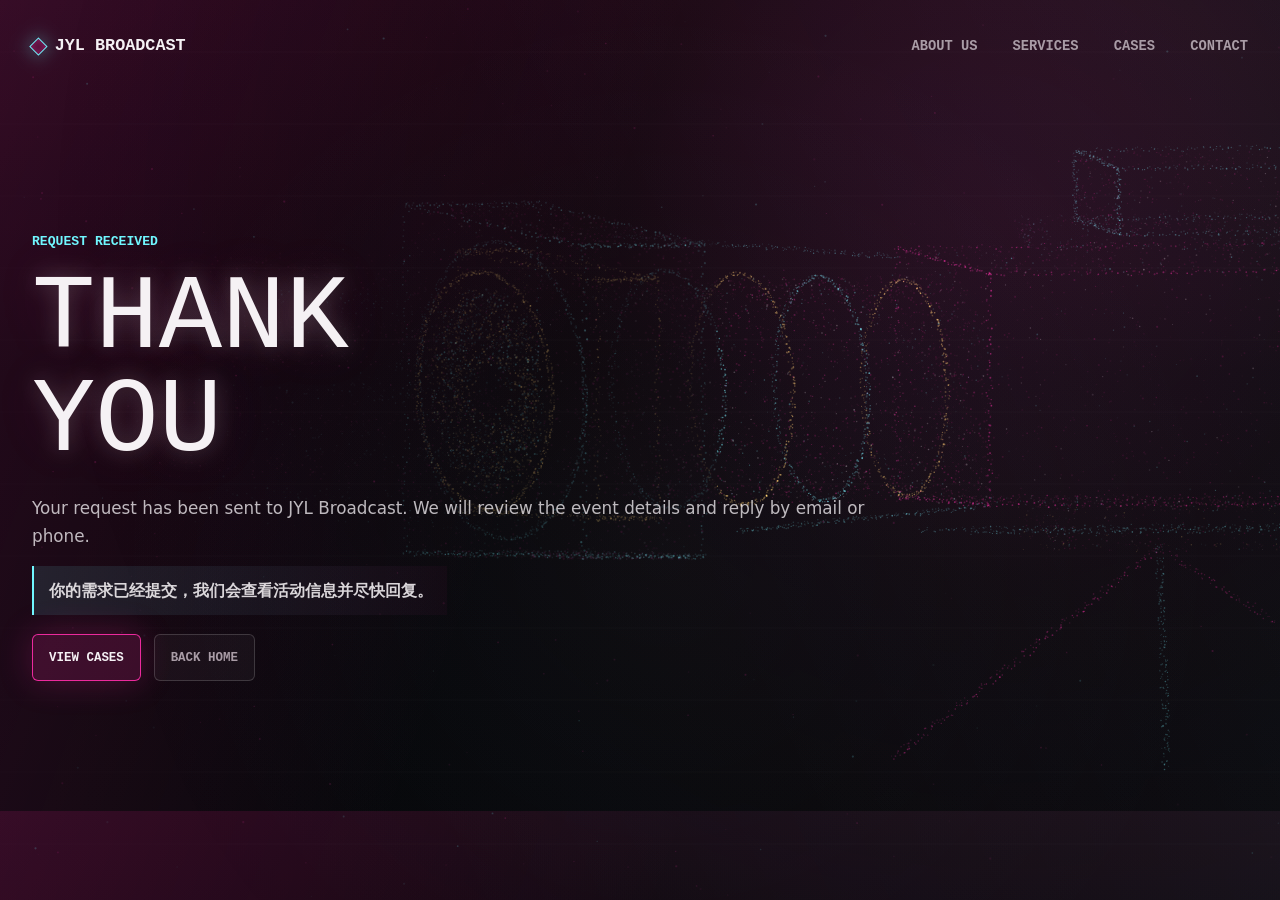
<file: thank-you.html>
<!doctype html>
<html lang="en">
  <head>
    <meta charset="utf-8" />
    <meta name="viewport" content="width=device-width, initial-scale=1" />
    <title>Thank You | JYL Broadcast</title>
    <meta name="description" content="Thank you for contacting JYL Broadcast." />
    <link rel="stylesheet" href="styles.css?v=16" />
  </head>
  <body>
    <canvas id="signal-field" aria-hidden="true"></canvas>
    <div class="page-noise" aria-hidden="true"></div>

    <header class="site-header" aria-label="Primary navigation">
      <a class="brand" href="index.html#top" aria-label="JYL Broadcast home">
        <span class="brand-mark"></span>
        <span>JYL BROADCAST</span>
      </a>
      <div class="header-actions">
        <nav class="nav-links">
          <a href="index.html#about">ABOUT US</a>
          <a href="index.html#services">SERVICES</a>
          <a href="index.html#cases">CASES</a>
          <a href="index.html#contact">CONTACT</a>
        </nav>
      </div>
    </header>

    <main id="top">
      <section class="hero thank-you-hero" aria-labelledby="thank-you-title">
        <div class="hero-copy">
          <p class="kicker">REQUEST RECEIVED</p>
          <h1 id="thank-you-title">
            <span>THANK</span>
            <span>YOU</span>
          </h1>
          <p class="hero-text">
            Your request has been sent to JYL Broadcast. We will review the event details and reply by email or phone.
          </p>
          <p class="hero-statement">你的需求已经提交，我们会查看活动信息并尽快回复。</p>
          <div class="hero-actions" aria-label="Primary actions">
            <a class="button button-primary" href="index.html#cases">VIEW CASES</a>
            <a class="button button-ghost" href="index.html#top">BACK HOME</a>
          </div>
        </div>
      </section>
    </main>

    <script src="script.js?v=16"></script>
  </body>
</html>
</file>
<file: styles.css>
:root {
  color-scheme: dark;
  --ink: #050407;
  --ink-soft: #0b070d;
  --plum: #210814;
  --wine: #4b0d27;
  --rose: #ff2eaa;
  --rose-soft: #b01770;
  --cyan: #70f7ff;
  --amber: #ffd36c;
  --text: #f5f1f4;
  --muted: #a99ca6;
  --line: rgba(255, 255, 255, 0.16);
  --glass: rgba(255, 255, 255, 0.055);
  --shadow: 0 20px 80px rgba(0, 0, 0, 0.36);
  --shell: min(100% - clamp(1.5rem, 5vw, 7rem), 1680px);
  font-family:
    ui-monospace, SFMono-Regular, Menlo, Monaco, Consolas, "Liberation Mono",
    "Courier New", monospace;
}

* {
  box-sizing: border-box;
}

html {
  scroll-behavior: smooth;
}

body {
  margin: 0;
  min-width: 320px;
  background:
    linear-gradient(110deg, rgba(255, 46, 170, 0.14), transparent 44%),
    linear-gradient(245deg, rgba(112, 247, 255, 0.06), transparent 52%),
    linear-gradient(180deg, #160711 0%, var(--ink) 46%, #07070a 100%);
  color: var(--text);
  overflow-x: hidden;
}

body::selection {
  background: var(--rose);
  color: var(--ink);
}

a {
  color: inherit;
  text-decoration: none;
}

#signal-field,
.page-noise {
  position: fixed;
  inset: 0;
  pointer-events: none;
}

#signal-field {
  z-index: 0;
}

.page-noise {
  z-index: 1;
  opacity: 0.16;
  background-image:
    linear-gradient(rgba(255, 255, 255, 0.025) 1px, transparent 1px),
    linear-gradient(90deg, rgba(255, 255, 255, 0.018) 1px, transparent 1px);
  background-size: 36px 36px;
  mask-image: linear-gradient(180deg, rgba(0, 0, 0, 0.92), transparent 86%);
}

.site-header,
main {
  position: relative;
  z-index: 2;
}

.site-header {
  display: flex;
  align-items: center;
  justify-content: space-between;
  gap: 1.5rem;
  width: var(--shell);
  margin: 0 auto;
  padding: 2.4rem 0 0;
}

.brand,
.nav-links {
  display: flex;
  align-items: center;
}

.brand {
  gap: 0.62rem;
  font-size: 1.05rem;
  font-weight: 800;
  line-height: 1;
}

.brand-logo {
  display: block;
  width: 4.55rem;
  height: 1.48rem;
  object-fit: contain;
  filter: drop-shadow(0 0 12px rgba(255, 46, 82, 0.34));
}

.brand-mark {
  width: 0.8rem;
  height: 0.8rem;
  border: 1px solid var(--cyan);
  box-shadow:
    0 0 18px rgba(112, 247, 255, 0.52),
    inset 0 0 10px rgba(255, 46, 170, 0.5);
  transform: rotate(45deg);
}

.nav-links {
  gap: 2.2rem;
  color: var(--muted);
  font-size: 0.86rem;
  font-weight: 700;
}

.header-actions {
  display: flex;
  align-items: center;
  gap: 1rem;
}

.language-toggle {
  display: inline-flex;
  align-items: center;
  justify-content: center;
  min-width: 3.2rem;
  min-height: 2.3rem;
  border: 1px solid rgba(112, 247, 255, 0.38);
  border-radius: 999px;
  background: rgba(5, 4, 7, 0.28);
  color: var(--cyan);
  cursor: pointer;
  font: inherit;
  font-size: 0.74rem;
  font-weight: 800;
  transition:
    border-color 180ms ease,
    background 180ms ease,
    color 180ms ease,
    transform 180ms ease;
}

.language-toggle:hover,
.language-toggle:focus-visible {
  border-color: rgba(255, 46, 170, 0.68);
  background: rgba(255, 46, 170, 0.12);
  color: var(--text);
  outline: none;
  transform: translateY(-1px);
}

.nav-links a {
  transition:
    color 180ms ease,
    text-shadow 180ms ease;
}

.nav-links a:hover,
.nav-links a:focus-visible {
  color: var(--text);
  text-shadow: 0 0 18px rgba(255, 46, 170, 0.72);
}

.hero {
  display: grid;
  grid-template-columns: minmax(0, 1fr);
  align-items: center;
  gap: 2rem;
  width: var(--shell);
  min-height: calc(100svh - 9rem);
  margin: 0 auto;
  padding: 6rem 0 3rem;
}

.hero-copy {
  max-width: 68rem;
}

.kicker {
  margin: 0 0 1.2rem;
  color: var(--cyan);
  font-size: 0.82rem;
  font-weight: 800;
}

h1,
h2,
h3,
p {
  margin-top: 0;
}

h1 {
  margin-bottom: 1.2rem;
  font-size: 6.6rem;
  font-weight: 500;
  line-height: 0.98;
  text-shadow:
    0 0 22px rgba(255, 255, 255, 0.22),
    0 0 58px rgba(255, 46, 170, 0.16);
}

h1 span {
  display: block;
}

.hero-text {
  max-width: 55rem;
  margin-bottom: 0.95rem;
  color: rgba(245, 241, 244, 0.76);
  font-family:
    Inter, ui-sans-serif, system-ui, -apple-system, BlinkMacSystemFont, "Segoe UI",
    sans-serif;
  font-size: 1.05rem;
  line-height: 1.7;
}

.hero-location {
  width: max-content;
  max-width: 100%;
  margin-bottom: 1.55rem;
  color: rgba(255, 211, 108, 0.86);
  font-size: 0.8rem;
  font-weight: 800;
}

.hero-statement {
  display: inline-flex;
  max-width: 100%;
  margin-bottom: 1.2rem;
  padding: 0.78rem 0.92rem;
  border-left: 2px solid var(--cyan);
  background: linear-gradient(90deg, rgba(112, 247, 255, 0.105), rgba(255, 46, 170, 0.035));
  color: rgba(245, 241, 244, 0.88);
  font-family:
    Inter, ui-sans-serif, system-ui, -apple-system, BlinkMacSystemFont, "Segoe UI",
    sans-serif;
  font-size: 1rem;
  font-weight: 700;
  line-height: 1.5;
}

.hero-actions {
  display: flex;
  flex-wrap: wrap;
  gap: 0.8rem;
}

.hero-flypack {
  display: grid;
  grid-template-columns: repeat(2, minmax(0, max-content));
  gap: 0.5rem 0.9rem;
  align-items: center;
  width: min(100%, 34rem);
  margin: -0.25rem 0 0.85rem;
  padding: 0.85rem 1rem;
  border: 1px solid rgba(255, 255, 255, 0.12);
  border-left-color: rgba(255, 211, 108, 0.5);
  border-radius: 8px;
  background:
    linear-gradient(135deg, rgba(255, 211, 108, 0.08), rgba(112, 247, 255, 0.036)),
    rgba(5, 4, 7, 0.34);
  box-shadow: 0 18px 48px rgba(0, 0, 0, 0.18);
  backdrop-filter: blur(16px);
}

.hero-flypack span {
  grid-column: 1 / -1;
  color: rgba(112, 247, 255, 0.88);
  font-size: 0.68rem;
  font-weight: 800;
  text-transform: uppercase;
}

.hero-flypack strong {
  display: inline-flex;
  align-items: center;
  gap: 0.45rem;
  color: rgba(255, 211, 108, 0.93);
  font-size: 0.86rem;
}

.hero-flypack strong::before {
  width: 0.38rem;
  height: 0.38rem;
  border-radius: 999px;
  background: var(--amber);
  box-shadow: 0 0 14px rgba(255, 211, 108, 0.7);
  content: "";
}

.hero-flypack p {
  grid-column: 1 / -1;
  margin: 0.08rem 0 0;
  color: rgba(245, 241, 244, 0.62);
  font-family:
    Inter, ui-sans-serif, system-ui, -apple-system, BlinkMacSystemFont, "Segoe UI",
    sans-serif;
  font-size: 0.78rem;
  line-height: 1.5;
}

.hero-trust {
  display: grid;
  grid-template-columns: repeat(3, minmax(0, 1fr));
  gap: 0.65rem;
  max-width: 48rem;
  margin-top: 1.3rem;
}

.hero-trust article,
.hero-service-strip a,
.proof-strip div,
.testimonial-band {
  border: 1px solid rgba(255, 255, 255, 0.12);
  border-radius: 8px;
  background:
    linear-gradient(180deg, rgba(255, 255, 255, 0.064), rgba(255, 255, 255, 0.022)),
    rgba(5, 4, 7, 0.3);
  backdrop-filter: blur(16px);
}

.hero-trust article {
  min-height: 8.2rem;
  padding: 0.85rem;
}

.hero-trust span,
.hero-service-strip span,
.proof-strip span {
  display: block;
  margin-bottom: 0.8rem;
  color: rgba(112, 247, 255, 0.9);
  font-size: 0.7rem;
  font-weight: 800;
}

.hero-trust strong,
.hero-service-strip strong,
.proof-strip strong {
  display: block;
  color: var(--text);
  font-size: 0.9rem;
}

.hero-trust p,
.proof-strip p {
  margin: 0.58rem 0 0;
  color: rgba(245, 241, 244, 0.62);
  font-family:
    Inter, ui-sans-serif, system-ui, -apple-system, BlinkMacSystemFont, "Segoe UI",
    sans-serif;
  font-size: 0.82rem;
  line-height: 1.55;
}

.button {
  display: inline-flex;
  align-items: center;
  justify-content: center;
  min-height: 2.9rem;
  padding: 0.86rem 1rem;
  border: 1px solid var(--line);
  border-radius: 6px;
  font-size: 0.78rem;
  font-weight: 800;
  transition:
    border-color 180ms ease,
    background 180ms ease,
    color 180ms ease,
    transform 180ms ease;
}

.button:hover,
.button:focus-visible {
  transform: translateY(-2px);
}

.button-primary {
  border-color: rgba(255, 46, 170, 0.9);
  background: rgba(255, 46, 170, 0.16);
  box-shadow: 0 0 34px rgba(255, 46, 170, 0.22);
}

.button-ghost {
  color: var(--muted);
  background: rgba(255, 255, 255, 0.035);
}

.button-ghost:hover,
.button-ghost:focus-visible {
  color: var(--text);
  border-color: rgba(112, 247, 255, 0.48);
}

.hero-panel {
  justify-self: end;
  width: min(100%, 22rem);
  padding: 1.2rem;
  border: 1px solid rgba(255, 255, 255, 0.14);
  border-radius: 8px;
  background:
    linear-gradient(135deg, rgba(255, 255, 255, 0.072), rgba(255, 255, 255, 0.026)),
    rgba(5, 4, 7, 0.38);
  box-shadow: var(--shadow);
  backdrop-filter: blur(18px);
}

.status-light {
  display: flex;
  align-items: center;
  gap: 0.72rem;
  margin-bottom: 1.2rem;
  color: var(--amber);
  font-size: 0.78rem;
}

.status-light span {
  width: 0.62rem;
  height: 0.62rem;
  border-radius: 999px;
  background: var(--amber);
  box-shadow: 0 0 18px rgba(255, 211, 108, 0.88);
  animation: pulse 1.8s ease-in-out infinite;
}

.hero-panel dl {
  display: grid;
  gap: 0.7rem;
  margin: 0;
}

.hero-panel div {
  display: flex;
  align-items: baseline;
  justify-content: space-between;
  gap: 1rem;
  padding-top: 0.7rem;
  border-top: 1px solid rgba(255, 255, 255, 0.1);
}

.hero-panel dt {
  color: var(--muted);
  font-size: 0.72rem;
}

.hero-panel dd {
  margin: 0;
  color: var(--text);
  font-size: 0.82rem;
  font-weight: 800;
}

.about-panel {
  align-self: center;
  justify-self: end;
  width: min(100%, 25rem);
  padding: 1.25rem;
  border: 1px solid rgba(255, 255, 255, 0.13);
  border-radius: 8px;
  background:
    linear-gradient(155deg, rgba(255, 46, 170, 0.11), rgba(255, 255, 255, 0.026)),
    rgba(5, 4, 7, 0.4);
  box-shadow: var(--shadow);
  backdrop-filter: blur(18px);
}

.about-panel h2 {
  margin-bottom: 1rem;
  font-size: 1.58rem;
}

.about-panel p:not(.kicker) {
  color: rgba(245, 241, 244, 0.7);
  font-family:
    Inter, ui-sans-serif, system-ui, -apple-system, BlinkMacSystemFont, "Segoe UI",
    sans-serif;
  line-height: 1.75;
}

.about-stats {
  display: grid;
  gap: 0.7rem;
  margin-top: 1.3rem;
}

.about-stats div {
  display: flex;
  align-items: baseline;
  justify-content: space-between;
  gap: 1rem;
  padding-top: 0.72rem;
  border-top: 1px solid rgba(255, 255, 255, 0.1);
}

.about-stats strong {
  color: var(--text);
  font-size: 0.9rem;
}

.about-stats span {
  color: rgba(245, 241, 244, 0.58);
  font-size: 0.78rem;
}

.hero-service-strip {
  position: relative;
  z-index: 2;
  display: grid;
  grid-template-columns: repeat(3, minmax(0, 1fr));
  gap: 0.8rem;
  width: var(--shell);
  margin: -1.5rem auto 0;
}

.hero-service-strip a {
  min-height: 7rem;
  padding: 1rem;
  transition:
    border-color 180ms ease,
    transform 180ms ease,
    background 180ms ease;
}

.hero-service-strip a:hover,
.hero-service-strip a:focus-visible {
  border-color: rgba(255, 46, 170, 0.5);
  background:
    linear-gradient(150deg, rgba(255, 46, 170, 0.1), rgba(255, 255, 255, 0.025)),
    rgba(5, 4, 7, 0.34);
  transform: translateY(-2px);
}

.band {
  width: var(--shell);
  margin: 0 auto;
  padding: 6rem 0;
}

.intro-band {
  padding-top: 4.6rem;
  border-top: 1px solid rgba(255, 255, 255, 0.12);
}

.section-head {
  display: grid;
  grid-template-columns: minmax(12rem, 0.34fr) minmax(0, 1fr);
  gap: 2rem;
  align-items: start;
  margin-bottom: 2rem;
}

.section-head.narrow {
  max-width: 55rem;
}

h2 {
  margin-bottom: 0;
  font-family:
    Inter, ui-sans-serif, system-ui, -apple-system, BlinkMacSystemFont, "Segoe UI",
    sans-serif;
  font-size: 2.6rem;
  font-weight: 600;
  line-height: 1.16;
}

.about-grid,
.capability-grid {
  display: grid;
  gap: 1rem;
}

.about-grid {
  grid-template-columns: minmax(0, 1.5fr) repeat(2, minmax(0, 0.75fr));
}

.capability-grid {
  grid-template-columns: minmax(0, 1.15fr) repeat(2, minmax(0, 0.78fr));
  grid-auto-rows: minmax(15rem, auto);
}

.about-copy,
.metric-card,
.capability-card,
.service-list article,
.case-card {
  border: 1px solid rgba(255, 255, 255, 0.13);
  border-radius: 8px;
  background:
    linear-gradient(180deg, rgba(255, 255, 255, 0.07), rgba(255, 255, 255, 0.026)),
    rgba(255, 255, 255, 0.026);
  box-shadow: 0 18px 50px rgba(0, 0, 0, 0.2);
}

.about-copy,
.metric-card,
.capability-card {
  min-height: 18rem;
  padding: 1rem;
  display: flex;
  flex-direction: column;
  justify-content: space-between;
}

.about-copy {
  justify-content: flex-end;
  padding: 1.3rem;
}

.about-copy h3 {
  max-width: 36rem;
  margin-bottom: 1rem;
  font-size: 1.55rem;
  line-height: 1.35;
}

.about-copy p {
  max-width: 42rem;
  margin-bottom: 0;
}

.metric-card {
  min-height: 16rem;
}

.proof-strip {
  display: grid;
  grid-template-columns: repeat(3, minmax(0, 1fr));
  gap: 0.8rem;
  margin-top: 0.9rem;
}

.proof-strip div {
  min-height: 11rem;
  padding: 1rem;
}

.hero-capability {
  grid-row: span 2;
  border-color: rgba(255, 46, 170, 0.42);
  background:
    radial-gradient(circle at 70% 18%, rgba(112, 247, 255, 0.16), transparent 14rem),
    linear-gradient(160deg, rgba(255, 46, 170, 0.14), rgba(255, 255, 255, 0.032)),
    rgba(255, 255, 255, 0.035);
}

.capability-card dl {
  display: grid;
  gap: 0.7rem;
  margin: 1.4rem 0 0;
}

.capability-card dl div {
  display: grid;
  grid-template-columns: 4.5rem minmax(0, 1fr);
  gap: 1rem;
  padding-top: 0.72rem;
  border-top: 1px solid rgba(255, 255, 255, 0.1);
}

.capability-card dt,
.capability-card li {
  color: rgba(245, 241, 244, 0.58);
  font-family:
    Inter, ui-sans-serif, system-ui, -apple-system, BlinkMacSystemFont, "Segoe UI",
    sans-serif;
}

.capability-card dd {
  margin: 0;
  color: var(--text);
  font-weight: 800;
}

.capability-card ul {
  display: grid;
  gap: 0.65rem;
  margin: 1.2rem 0 0;
  padding: 0;
  list-style: none;
}

.capability-card li {
  position: relative;
  padding-left: 1rem;
}

.capability-card li::before {
  content: "";
  position: absolute;
  left: 0;
  top: 0.68em;
  width: 0.34rem;
  height: 0.34rem;
  border-radius: 999px;
  background: var(--cyan);
  box-shadow: 0 0 14px rgba(112, 247, 255, 0.58);
}

.card-index,
.metric-card span,
.case-card span {
  color: rgba(112, 247, 255, 0.9);
  font-size: 0.78rem;
  font-weight: 800;
}

.metric-card strong,
.case-card strong {
  display: block;
}

.capability-card h3,
.service-list h3 {
  margin-bottom: 0.8rem;
  font-size: 1.25rem;
}

.about-copy p,
.metric-card p,
.capability-card p,
.service-list p,
.studio-copy p,
.case-card p,
.contact-actions p {
  color: rgba(245, 241, 244, 0.68);
  font-family:
    Inter, ui-sans-serif, system-ui, -apple-system, BlinkMacSystemFont, "Segoe UI",
    sans-serif;
  line-height: 1.75;
}

.metric-card p,
.capability-card p {
  margin-bottom: 0;
}

.services-showcase {
  padding-top: 5.4rem;
}

.services-showcase .section-head {
  grid-template-columns: 1fr;
  justify-items: center;
  text-align: center;
}

.services-showcase .section-head h2 {
  max-width: min(100%, 48rem);
}

.service-grid {
  display: grid;
  grid-template-columns: repeat(3, minmax(0, 1fr));
  gap: 1rem;
}

.service-card {
  min-height: 19rem;
  padding: 1.25rem;
  border: 1px solid rgba(255, 255, 255, 0.13);
  border-radius: 8px;
  background:
    linear-gradient(180deg, rgba(255, 255, 255, 0.066), rgba(255, 255, 255, 0.024)),
    rgba(255, 255, 255, 0.024);
  box-shadow: 0 18px 50px rgba(0, 0, 0, 0.2);
  display: flex;
  flex-direction: column;
  justify-content: space-between;
}

.service-card span {
  color: rgba(112, 247, 255, 0.9);
  font-size: 0.78rem;
  font-weight: 800;
}

.service-card h3 {
  margin: 2.4rem 0 0.85rem;
  font-size: 1.42rem;
}

.service-card p {
  margin-bottom: 1.4rem;
  color: rgba(245, 241, 244, 0.68);
  font-family:
    Inter, ui-sans-serif, system-ui, -apple-system, BlinkMacSystemFont, "Segoe UI",
    sans-serif;
  line-height: 1.72;
}

.service-card strong {
  color: rgba(255, 211, 108, 0.88);
  font-size: 0.78rem;
}

.core-capabilities {
  display: grid;
  grid-template-columns: minmax(12rem, 0.34fr) minmax(0, 1fr);
  gap: 2rem;
  align-items: baseline;
  margin-top: 1rem;
  padding: 1rem 1.15rem;
  border: 1px solid rgba(255, 255, 255, 0.12);
  border-left-color: rgba(112, 247, 255, 0.46);
  border-radius: 8px;
  background:
    linear-gradient(90deg, rgba(112, 247, 255, 0.07), rgba(255, 46, 170, 0.035)),
    rgba(5, 4, 7, 0.28);
  backdrop-filter: blur(16px);
}

.core-capabilities span,
.system-card span {
  color: rgba(112, 247, 255, 0.9);
  font-size: 0.72rem;
  font-weight: 800;
  text-transform: uppercase;
}

.core-capabilities strong {
  color: rgba(255, 211, 108, 0.92);
  font-size: 0.86rem;
  line-height: 1.65;
}

.systems-band {
  padding-top: 3.5rem;
}

.systems-grid {
  display: grid;
  grid-template-columns: repeat(3, minmax(0, 1fr));
  gap: 1rem;
}

.system-card {
  display: flex;
  min-height: 17rem;
  flex-direction: column;
  justify-content: space-between;
  padding: 1.25rem;
  border: 1px solid rgba(255, 255, 255, 0.13);
  border-radius: 8px;
  background:
    linear-gradient(180deg, rgba(255, 255, 255, 0.066), rgba(255, 255, 255, 0.024)),
    rgba(255, 255, 255, 0.024);
  box-shadow: 0 18px 50px rgba(0, 0, 0, 0.2);
}

.system-card:first-child {
  border-color: rgba(255, 211, 108, 0.24);
  background:
    radial-gradient(circle at 75% 15%, rgba(255, 211, 108, 0.12), transparent 10rem),
    linear-gradient(180deg, rgba(255, 255, 255, 0.066), rgba(255, 255, 255, 0.024)),
    rgba(255, 255, 255, 0.024);
}

.system-card h3 {
  margin: 2rem 0 0.85rem;
  font-size: 1.34rem;
}

.system-card p {
  margin-bottom: 1.4rem;
  color: rgba(245, 241, 244, 0.68);
  font-family:
    Inter, ui-sans-serif, system-ui, -apple-system, BlinkMacSystemFont, "Segoe UI",
    sans-serif;
  line-height: 1.72;
}

.system-card strong {
  color: rgba(255, 211, 108, 0.88);
  font-size: 0.78rem;
}

.ticker {
  position: relative;
  z-index: 2;
  overflow: hidden;
  border-block: 1px solid rgba(255, 255, 255, 0.11);
  background: rgba(255, 255, 255, 0.035);
  color: rgba(245, 241, 244, 0.55);
  font-size: 0.82rem;
  font-weight: 800;
  white-space: nowrap;
}

.ticker div {
  width: max-content;
  padding: 1rem 0;
  animation: ticker 22s linear infinite;
}

.services-band {
  display: grid;
  grid-template-columns: minmax(0, 0.82fr) minmax(20rem, 1fr);
  gap: 2rem;
  align-items: start;
}

.services-band .section-head {
  display: block;
  margin-bottom: 0;
}

.service-list {
  display: grid;
  gap: 0.85rem;
}

.service-list article {
  padding: 1.25rem;
}

.service-list p {
  margin-bottom: 0;
}

.cases-band {
  display: grid;
  grid-template-columns: 1fr;
  gap: 2rem;
  align-items: start;
}

.studio-copy {
  display: grid;
  grid-template-columns: minmax(14rem, 0.36fr) minmax(0, 0.64fr);
  gap: 2rem;
  align-items: start;
}

.studio-copy .kicker {
  grid-column: 1;
}

.studio-copy h2 {
  grid-column: 1;
}

.studio-copy p {
  grid-column: 2;
  grid-row: 1 / span 2;
  max-width: 48rem;
  margin-bottom: 0;
}

.case-stack {
  display: grid;
  grid-template-columns: repeat(3, minmax(0, 1fr));
  gap: 1rem;
}

.case-card {
  display: grid;
  grid-template-columns: 1fr;
  gap: 1rem;
  min-height: 100%;
  padding: 0.95rem;
  overflow: hidden;
}

.case-card > div:not(.case-visual):not(.case-gallery) {
  display: flex;
  min-height: 12.4rem;
  flex-direction: column;
}

.case-card h3 {
  margin: 0.85rem 0 0.7rem;
  font-size: 1.28rem;
}

.case-card strong {
  display: block;
  margin-top: auto;
  padding-top: 1.1rem;
  color: rgba(255, 211, 108, 0.88);
  font-size: 0.8rem;
}

.case-card p {
  margin-bottom: 0;
  font-size: 0.92rem;
}

.case-gallery {
  display: grid;
  grid-template-columns: minmax(0, 1fr) minmax(0, 0.46fr);
  grid-template-rows: repeat(2, minmax(0, 1fr));
  gap: 0.45rem;
  aspect-ratio: 4 / 5;
}

.case-gallery .case-visual {
  width: 100%;
  height: 100%;
  aspect-ratio: auto;
}

.case-gallery .case-visual:first-child {
  grid-row: 1 / span 2;
}

.case-gallery .case-visual:only-child {
  grid-column: 1 / -1;
  grid-row: 1 / -1;
}

.case-visual {
  aspect-ratio: 4 / 5;
  min-height: 0;
  border-radius: 6px;
  border: 1px solid rgba(255, 255, 255, 0.1);
  background:
    linear-gradient(180deg, rgba(5, 4, 7, 0), rgba(5, 4, 7, 0.34)),
    var(--case-image, linear-gradient(160deg, rgba(255, 46, 170, 0.2), rgba(112, 247, 255, 0.1))),
    linear-gradient(rgba(255, 255, 255, 0.1) 1px, transparent 1px),
    linear-gradient(90deg, rgba(255, 255, 255, 0.06) 1px, transparent 1px),
    radial-gradient(circle at 50% 32%, rgba(255, 46, 170, 0.42), transparent 5rem),
    linear-gradient(160deg, rgba(112, 247, 255, 0.12), rgba(5, 4, 7, 0.2));
  background-size:
    cover,
    cover,
    24px 24px,
    24px 24px,
    auto,
    auto;
  background-position:
    center,
    var(--case-position, center),
    center,
    center,
    center,
    center;
}

.case-link {
  display: inline-flex;
  width: max-content;
  margin-top: 0.95rem;
  padding-bottom: 0.2rem;
  border-bottom: 1px solid rgba(112, 247, 255, 0.46);
  color: rgba(112, 247, 255, 0.9);
  font-size: 0.75rem;
  font-weight: 800;
}

.post-gallery-list {
  display: grid;
  gap: 0;
  border-top: 1px solid rgba(255, 255, 255, 0.12);
}

.post-gallery {
  display: grid;
  border-bottom: 1px solid rgba(255, 255, 255, 0.12);
}

.case-teaser {
  display: grid;
  grid-template-columns: clamp(7.25rem, 10vw, 10.75rem) minmax(0, 1fr) auto;
  gap: clamp(1rem, 2.2vw, 2rem);
  align-items: center;
  width: 100%;
  min-height: clamp(8.8rem, 14vw, 11.5rem);
  padding: 1rem 0;
  border: 0;
  color: inherit;
  text-align: left;
  background: transparent;
  cursor: pointer;
}

.case-teaser:hover .case-cover img,
.case-teaser:focus-visible .case-cover img {
  transform: scale(1.035);
}

.case-teaser:focus-visible {
  outline: 1px solid rgba(112, 247, 255, 0.72);
  outline-offset: 0.35rem;
}

.case-cover {
  position: relative;
  aspect-ratio: 4 / 5;
  margin: 0;
  overflow: hidden;
  border: 1px solid rgba(255, 255, 255, 0.045);
  border-radius: 6px;
  background:
    radial-gradient(circle at 50% 18%, rgba(112, 247, 255, 0.18), transparent 54%),
    rgba(5, 4, 7, 0.38);
  box-shadow: 0 18px 42px rgba(0, 0, 0, 0.18);
}

.case-cover::after {
  position: absolute;
  inset: 0;
  content: "";
  background:
    linear-gradient(180deg, transparent 56%, rgba(5, 4, 7, 0.42)),
    linear-gradient(90deg, rgba(255, 46, 170, 0.12), rgba(112, 247, 255, 0.08));
  pointer-events: none;
}

.case-cover img {
  display: block;
  width: 100%;
  height: 100%;
  object-fit: cover;
}

.case-cover img {
  transition: transform 420ms ease;
}

.case-copy {
  display: grid;
  gap: 0.55rem;
}

.case-index {
  color: rgba(112, 247, 255, 0.86);
  font-family: "Space Mono", monospace;
  font-size: 0.78rem;
  font-weight: 800;
  text-transform: uppercase;
}

.case-title {
  color: rgba(245, 241, 244, 0.98);
  font-family: "Space Mono", monospace;
  font-size: clamp(1.15rem, 2.2vw, 1.9rem);
  font-weight: 800;
  line-height: 1.15;
}

.case-text {
  max-width: 48rem;
  color: rgba(245, 241, 244, 0.72);
  font-size: clamp(0.92rem, 1.2vw, 1.04rem);
  line-height: 1.75;
}

.case-meta {
  color: rgba(255, 211, 108, 0.86);
  font-family: "Space Mono", monospace;
  font-size: 0.78rem;
  font-weight: 800;
}

.case-specs {
  display: grid;
  grid-template-columns: repeat(3, minmax(7.5rem, max-content));
  gap: 0.45rem 0.75rem;
}

.case-specs span {
  display: grid;
  gap: 0.18rem;
}

.case-specs em {
  color: rgba(112, 247, 255, 0.74);
  font-size: 0.62rem;
  font-style: normal;
  font-weight: 800;
  text-transform: uppercase;
}

.case-specs strong {
  color: rgba(245, 241, 244, 0.84);
  font-size: 0.74rem;
  font-weight: 800;
}

.case-action {
  display: inline-flex;
  align-items: center;
  justify-content: end;
  gap: 0.75rem;
  min-width: 9.5rem;
  color: rgba(112, 247, 255, 0.9);
  font-family: "Space Mono", monospace;
  font-size: 0.78rem;
  font-weight: 800;
  text-transform: uppercase;
}

.case-plus {
  display: grid;
  width: 2.15rem;
  height: 2.15rem;
  place-items: center;
  border: 1px solid rgba(112, 247, 255, 0.38);
  border-radius: 50%;
  color: rgba(245, 241, 244, 0.92);
  transition:
    transform 220ms ease,
    border-color 220ms ease,
    background 220ms ease;
}

.post-gallery.is-open .case-plus {
  border-color: rgba(255, 211, 108, 0.68);
  background: rgba(255, 211, 108, 0.1);
  transform: rotate(45deg);
}

.case-expanded {
  display: grid;
  gap: 1rem;
  padding: 0 0 1.35rem calc(clamp(7.25rem, 10vw, 10.75rem) + clamp(1rem, 2.2vw, 2rem));
}

.case-expanded[hidden] {
  display: none;
}

.post-photo-grid {
  display: grid;
  grid-template-columns: repeat(auto-fit, minmax(10.5rem, 12.5rem));
  justify-content: start;
  gap: 0.7rem;
}

.post-photo-grid figure {
  margin: 0;
  overflow: hidden;
  border: 1px solid rgba(255, 255, 255, 0.045);
  border-radius: 6px;
  background:
    radial-gradient(circle at 50% 20%, rgba(255, 46, 170, 0.16), transparent 55%),
    rgba(5, 4, 7, 0.35);
  box-shadow: 0 14px 34px rgba(0, 0, 0, 0.18);
}

.post-photo-grid img {
  display: block;
  width: 100%;
  height: auto;
}

.case-visual.concert {
  background:
    linear-gradient(115deg, transparent 47%, rgba(255, 211, 108, 0.42) 48%, transparent 54%),
    radial-gradient(circle at 58% 24%, rgba(255, 46, 170, 0.48), transparent 5rem),
    linear-gradient(180deg, rgba(112, 247, 255, 0.12), rgba(5, 4, 7, 0.2));
}

.case-visual.outdoor {
  background:
    radial-gradient(circle at 72% 28%, rgba(112, 247, 255, 0.42), transparent 4.5rem),
    linear-gradient(130deg, rgba(255, 46, 170, 0.18), rgba(255, 211, 108, 0.1)),
    linear-gradient(180deg, rgba(255, 255, 255, 0.05), rgba(5, 4, 7, 0.24));
}

.contact-band {
  position: relative;
  z-index: 2;
  display: flex;
  align-items: end;
  justify-content: space-between;
  gap: 2rem;
  width: var(--shell);
  margin: 0 auto;
  padding: 6rem 0 5rem;
  border-top: 1px solid rgba(255, 255, 255, 0.12);
}

.testimonial-band {
  padding: 2.2rem;
  margin-top: 2rem;
  margin-bottom: 1.5rem;
}

.testimonial-band blockquote {
  margin: 0;
}

.testimonial-band blockquote p {
  max-width: 62rem;
  margin: 0;
  color: rgba(245, 241, 244, 0.78);
  font-family:
    Inter, ui-sans-serif, system-ui, -apple-system, BlinkMacSystemFont, "Segoe UI",
    sans-serif;
  font-size: 1.35rem;
  line-height: 1.65;
}

.contact-band h2 {
  max-width: 42rem;
}

.contact-link {
  display: inline-flex;
  padding-bottom: 0.28rem;
  border-bottom: 1px solid var(--rose);
  color: var(--text);
  font-size: 1rem;
  font-weight: 800;
}

.contact-methods {
  display: grid;
  grid-template-columns: repeat(4, minmax(0, 1fr));
  gap: 0.62rem;
  max-width: 43rem;
  margin-top: 1.4rem;
}

.contact-method {
  display: grid;
  gap: 0.7rem;
  min-height: 7.2rem;
  align-content: start;
  padding: 0.68rem;
  border: 1px solid rgba(255, 255, 255, 0.12);
  border-radius: 8px;
  background:
    linear-gradient(135deg, rgba(255, 255, 255, 0.056), rgba(255, 255, 255, 0.022)),
    rgba(5, 4, 7, 0.32);
  transition:
    border-color 180ms ease,
    background 180ms ease,
    transform 180ms ease;
}

.contact-method-primary {
  grid-column: 1 / -1;
  grid-template-columns: 2.65rem minmax(0, 1fr);
  align-items: center;
  min-height: 4.1rem;
  padding: 0.82rem;
  border-left-color: rgba(255, 211, 108, 0.5);
}

.contact-method:hover,
.contact-method:focus-visible {
  border-color: rgba(255, 46, 170, 0.52);
  background:
    linear-gradient(135deg, rgba(255, 46, 170, 0.1), rgba(112, 247, 255, 0.032)),
    rgba(5, 4, 7, 0.36);
  outline: none;
  transform: translateY(-1px);
}

.contact-method-icon {
  display: grid;
  width: 2.35rem;
  height: 2.35rem;
  place-items: center;
  border: 1px solid rgba(112, 247, 255, 0.34);
  border-radius: 50%;
  color: rgba(112, 247, 255, 0.9);
  font-size: 0.66rem;
  font-weight: 800;
}

.contact-method-primary .contact-method-icon {
  width: 2.65rem;
  height: 2.65rem;
}

.contact-method-icon svg {
  display: block;
  width: 1.12rem;
  height: 1.12rem;
  fill: none;
  stroke: currentColor;
  stroke-linecap: round;
  stroke-linejoin: round;
  stroke-width: 1.9;
}

.contact-method-primary .contact-method-icon svg {
  width: 1.24rem;
  height: 1.24rem;
}

.contact-method em {
  display: block;
  margin-bottom: 0.18rem;
  color: rgba(245, 241, 244, 0.5);
  font-size: 0.64rem;
  font-style: normal;
  font-weight: 800;
  text-transform: uppercase;
}

.contact-method strong {
  display: block;
  overflow-wrap: anywhere;
  color: rgba(245, 241, 244, 0.92);
  font-size: 0.74rem;
  line-height: 1.25;
}

.contact-method-primary strong {
  font-size: 0.92rem;
}

.contact-actions {
  max-width: 24rem;
}

.contact-actions p {
  margin: 1rem 0 0;
  font-size: 0.92rem;
}

.contact-section {
  display: grid;
  grid-template-columns: minmax(26rem, 0.92fr) minmax(24rem, 1.08fr);
  gap: 3rem;
  align-items: start;
  border-top: 1px solid rgba(255, 255, 255, 0.12);
}

.contact-copy p:not(.kicker) {
  max-width: 35rem;
  color: rgba(245, 241, 244, 0.68);
  font-family:
    Inter, ui-sans-serif, system-ui, -apple-system, BlinkMacSystemFont, "Segoe UI",
    sans-serif;
  line-height: 1.75;
}

.contact-form {
  display: grid;
  grid-template-columns: repeat(2, minmax(0, 1fr));
  gap: 0.9rem;
  padding: 1rem;
  border: 1px solid rgba(255, 255, 255, 0.13);
  border-radius: 8px;
  background:
    linear-gradient(180deg, rgba(255, 255, 255, 0.066), rgba(255, 255, 255, 0.024)),
    rgba(5, 4, 7, 0.36);
  box-shadow: var(--shadow);
  backdrop-filter: blur(18px);
}

.contact-form label {
  display: grid;
  gap: 0.45rem;
}

.contact-form .hidden-field {
  display: none;
}

.contact-form label.full,
.contact-form button,
.contact-form .form-note {
  grid-column: 1 / -1;
}

.contact-form span {
  color: rgba(245, 241, 244, 0.64);
  font-size: 0.78rem;
  font-weight: 800;
}

.contact-form input,
.contact-form select,
.contact-form textarea {
  width: 100%;
  border: 1px solid rgba(255, 255, 255, 0.15);
  border-radius: 6px;
  background: rgba(5, 4, 7, 0.42);
  color: var(--text);
  font: inherit;
  min-height: 2.8rem;
  padding: 0.78rem;
  outline: none;
}

.contact-form textarea {
  resize: vertical;
}

.form-note {
  margin: -0.15rem 0 0;
  color: rgba(245, 241, 244, 0.58);
  font-family:
    Inter, ui-sans-serif, system-ui, -apple-system, BlinkMacSystemFont, "Segoe UI",
    sans-serif;
  font-size: 0.86rem;
  line-height: 1.55;
}

.contact-form input:focus,
.contact-form select:focus,
.contact-form textarea:focus {
  border-color: rgba(112, 247, 255, 0.6);
  box-shadow: 0 0 0 3px rgba(112, 247, 255, 0.08);
}

@keyframes pulse {
  0%,
  100% {
    opacity: 0.58;
    transform: scale(0.9);
  }
  50% {
    opacity: 1;
    transform: scale(1.12);
  }
}

@keyframes ticker {
  from {
    transform: translateX(0);
  }
  to {
    transform: translateX(-50%);
  }
}

@media (min-width: 1440px) {
  .site-header {
    padding-top: 2.8rem;
  }

  .hero {
    min-height: calc(100svh - 8.5rem);
    padding-top: 4.1rem;
    padding-bottom: 3rem;
  }

  h1 {
    font-size: 6.55rem;
  }

  h2 {
    font-size: 3.2rem;
  }

  .hero-text {
    font-size: 1.15rem;
  }

  .hero-statement {
    font-size: 1.06rem;
  }

  .band {
    padding: 7rem 0;
  }
}

@media (min-width: 1760px) {
  h1 {
    font-size: 6.8rem;
  }

  .hero-copy {
    max-width: 76rem;
  }

  .hero-text {
    max-width: 66rem;
  }
}

@media (max-width: 1100px) {
  .service-grid {
    grid-template-columns: repeat(2, minmax(0, 1fr));
  }

  .systems-grid {
    grid-template-columns: repeat(3, minmax(0, 1fr));
  }

  .case-stack {
    grid-template-columns: repeat(2, minmax(0, 1fr));
  }

  .post-photo-grid {
    grid-template-columns: repeat(auto-fit, minmax(9.75rem, 12rem));
  }
}

@media (max-width: 880px) {
  .site-header {
    align-items: flex-start;
    flex-direction: column;
    gap: 1rem;
  }

  .header-actions {
    justify-content: space-between;
    width: 100%;
  }

  .nav-links {
    flex: 1 1 auto;
    gap: 1rem;
    overflow-x: auto;
    padding-bottom: 0.2rem;
  }

  .hero,
  .hero-service-strip,
  .services-band,
  .cases-band,
  .contact-section,
  .core-capabilities,
  .section-head {
    grid-template-columns: 1fr;
  }

  .hero {
    min-height: calc(100svh - 8.5rem);
    padding-top: 5rem;
  }

  h1 {
    font-size: 4.7rem;
  }

  h2 {
    font-size: 2.05rem;
  }

  .hero-panel {
    justify-self: start;
  }

  .about-panel {
    justify-self: start;
    width: 100%;
  }

  .hero-trust,
  .proof-strip {
    grid-template-columns: 1fr;
  }

  .about-grid,
  .capability-grid,
  .case-stack,
  .systems-grid,
  .service-grid {
    grid-template-columns: 1fr;
  }

  .about-copy,
  .metric-card,
  .capability-card {
    min-height: 14rem;
  }

  .studio-copy {
    grid-template-columns: 1fr;
    gap: 0.75rem;
  }

  .studio-copy .kicker,
  .studio-copy h2,
  .studio-copy p {
    grid-column: 1;
    grid-row: auto;
  }

  .hero-capability {
    grid-row: auto;
  }

  .case-card {
    grid-template-columns: 1fr;
  }

  .case-teaser {
    grid-template-columns: clamp(7rem, 24vw, 10rem) minmax(0, 1fr);
  }

  .case-action {
    grid-column: 2;
    justify-content: start;
    min-width: 0;
  }

  .case-expanded {
    padding-left: 0;
  }

  .service-card {
    min-height: 15rem;
  }

  .system-card {
    min-height: 14.5rem;
  }

  .case-specs {
    grid-template-columns: repeat(2, minmax(0, 1fr));
  }

  .post-photo-grid {
    grid-template-columns: repeat(auto-fit, minmax(9.5rem, 11.5rem));
  }

  .contact-band {
    align-items: start;
    flex-direction: column;
  }
}

@media (max-width: 540px) {
  :root {
    --shell: min(100% - 1rem, 1680px);
  }

  .site-header,
  .hero,
  .hero-service-strip,
  .band,
  .contact-band {
    width: var(--shell);
  }

  .site-header {
    gap: 0.85rem;
    padding-top: 1rem;
  }

  .brand {
    gap: 0.5rem;
    font-size: 0.82rem;
  }

  .brand-logo {
    width: 3.45rem;
    height: 1.12rem;
  }

  .header-actions {
    align-items: stretch;
    display: grid;
    grid-template-columns: minmax(0, 1fr) auto;
    gap: 0.5rem;
    width: 100%;
  }

  .nav-links {
    display: grid;
    grid-template-columns: repeat(4, minmax(0, 1fr));
    gap: 0.35rem;
    overflow: visible;
    font-size: 0.64rem;
  }

  .nav-links a {
    display: inline-flex;
    align-items: center;
    justify-content: center;
    min-height: 2.15rem;
    padding: 0.35rem 0.2rem;
    border: 1px solid rgba(255, 255, 255, 0.095);
    border-radius: 999px;
    background: rgba(5, 4, 7, 0.24);
    text-align: center;
  }

  .language-toggle {
    align-self: stretch;
    min-width: 2.8rem;
    min-height: 2.15rem;
    padding-inline: 0.65rem;
  }

  .hero {
    min-height: auto;
    padding-top: 2.55rem;
    padding-bottom: 3.35rem;
  }

  .kicker {
    margin-bottom: 0.85rem;
    font-size: 0.72rem;
  }

  h1 {
    margin-bottom: 1rem;
    font-size: 2.85rem;
    line-height: 0.95;
  }

  h2 {
    font-size: 1.82rem;
    line-height: 1.12;
  }

  .hero-text {
    margin-bottom: 1rem;
    font-size: 0.92rem;
    line-height: 1.62;
  }

  .hero-location {
    width: auto;
    margin-bottom: 1.05rem;
    font-size: 0.72rem;
    line-height: 1.45;
  }

  .hero-statement {
    display: block;
    margin-bottom: 1.4rem;
    padding: 0.72rem 0.78rem;
    font-size: 0.94rem;
  }

  .hero-flypack {
    grid-template-columns: 1fr;
    gap: 0.48rem;
    margin: -0.35rem 0 1rem;
    padding: 0.78rem;
  }

  .hero-flypack strong {
    font-size: 0.8rem;
  }

  .hero-flypack p {
    font-size: 0.74rem;
  }

  .button {
    flex: 1 1 10rem;
    min-height: 2.75rem;
    padding: 0.74rem 0.65rem;
    font-size: 0.72rem;
  }

  .hero-trust {
    gap: 0.55rem;
  }

  .hero-trust article {
    min-height: auto;
  }

  .hero-service-strip {
    margin-top: 0;
  }

  .hero-panel {
    width: 100%;
    padding: 0.9rem;
  }

  .status-light {
    margin-bottom: 0.7rem;
  }

  .hero-panel dl {
    grid-template-columns: repeat(3, minmax(0, 1fr));
    gap: 0.45rem;
  }

  .hero-panel div {
    display: block;
    padding-top: 0.55rem;
  }

  .hero-panel dt {
    font-size: 0.68rem;
  }

  .hero-panel dd {
    margin-top: 0.35rem;
    font-size: 0.76rem;
  }

  .about-stats div {
    display: block;
  }

  .about-stats span {
    display: block;
    margin-top: 0.35rem;
  }

  .band {
    padding: 4rem 0;
  }

  .section-head {
    gap: 0.9rem;
    margin-bottom: 1.35rem;
  }

  .service-card {
    min-height: auto;
    padding: 1rem;
  }

  .service-card h3 {
    margin: 1.08rem 0 0.65rem;
    font-size: 1.18rem;
  }

  .service-card p {
    margin-bottom: 1rem;
    font-size: 0.9rem;
    line-height: 1.62;
  }

  .service-card strong {
    font-size: 0.72rem;
    line-height: 1.45;
  }

  .core-capabilities {
    gap: 0.5rem;
    padding: 0.85rem;
  }

  .system-card {
    min-height: auto;
    padding: 1rem;
  }

  .system-card h3 {
    margin: 1.08rem 0 0.65rem;
    font-size: 1.16rem;
  }

  .system-card p {
    margin-bottom: 1rem;
    font-size: 0.9rem;
    line-height: 1.62;
  }

  .case-card {
    padding: 0.7rem;
  }

  .case-visual {
    min-height: 8.2rem;
  }

  .case-card > div:not(.case-visual):not(.case-gallery) {
    min-height: auto;
  }

  .case-teaser {
    grid-template-columns: 6.35rem minmax(0, 1fr);
    gap: 0.82rem;
    align-items: start;
    min-height: 0;
    padding: 1.05rem 0;
  }

  .case-cover {
    width: 100%;
  }

  .case-action {
    grid-column: 2;
    justify-content: space-between;
    gap: 0.55rem;
    width: 100%;
    min-height: 2.15rem;
    font-size: 0.72rem;
  }

  .case-title {
    font-size: 1.02rem;
    line-height: 1.2;
  }

  .case-text {
    display: -webkit-box;
    overflow: hidden;
    font-size: 0.84rem;
    line-height: 1.55;
    -webkit-box-orient: vertical;
    -webkit-line-clamp: 3;
  }

  .case-meta {
    font-size: 0.68rem;
    line-height: 1.38;
  }

  .case-specs {
    display: none;
    grid-template-columns: 1fr;
  }

  .post-gallery.is-open .case-specs {
    display: grid;
  }

  .case-plus {
    width: 2rem;
    height: 2rem;
    flex: 0 0 2rem;
  }

  .case-expanded {
    padding: 0 0 1.35rem;
  }

  .post-photo-grid {
    grid-template-columns: repeat(2, minmax(0, 1fr));
    gap: 0.55rem;
  }

  .post-photo-grid figure {
    border-radius: 5px;
  }

  .case-link {
    min-height: 2.35rem;
    align-items: center;
    margin-top: 0.55rem;
  }

  .contact-form {
    grid-template-columns: 1fr;
    padding: 0.8rem;
  }

  .contact-form input,
  .contact-form select,
  .contact-form textarea {
    min-height: 3rem;
    font-size: 16px;
  }

  .contact-methods {
    grid-template-columns: repeat(2, minmax(0, 1fr));
    gap: 0.55rem;
  }

  .contact-method-primary {
    grid-column: 1 / -1;
  }

  .contact-method {
    min-height: 6.6rem;
  }

  .testimonial-band {
    padding: 1.3rem;
  }

  .testimonial-band blockquote p {
    font-size: 1.08rem;
  }
}

@media (max-width: 360px) {
  .brand span {
    display: none;
  }

  .nav-links {
    font-size: 0.62rem;
  }

  .language-toggle {
    min-height: 2.05rem;
  }

  h1 {
    font-size: 2.58rem;
  }

  h2 {
    font-size: 1.68rem;
  }

  .hero-actions {
    gap: 0.55rem;
  }

  .button {
    flex-basis: 100%;
  }

  .case-teaser {
    grid-template-columns: 5.85rem minmax(0, 1fr);
    gap: 0.72rem;
  }

  .case-title {
    font-size: 0.96rem;
  }

  .case-text {
    -webkit-line-clamp: 2;
  }

  .contact-methods {
    grid-template-columns: 1fr;
  }

  .contact-method,
  .contact-method-secondary {
    grid-template-columns: 2.35rem minmax(0, 1fr);
    align-items: center;
    min-height: auto;
  }
}

@media (prefers-reduced-motion: reduce) {
  html {
    scroll-behavior: auto;
  }

  *,
  *::before,
  *::after {
    animation-duration: 0.001ms !important;
    animation-iteration-count: 1 !important;
    transition-duration: 0.001ms !important;
  }
}
</file>
